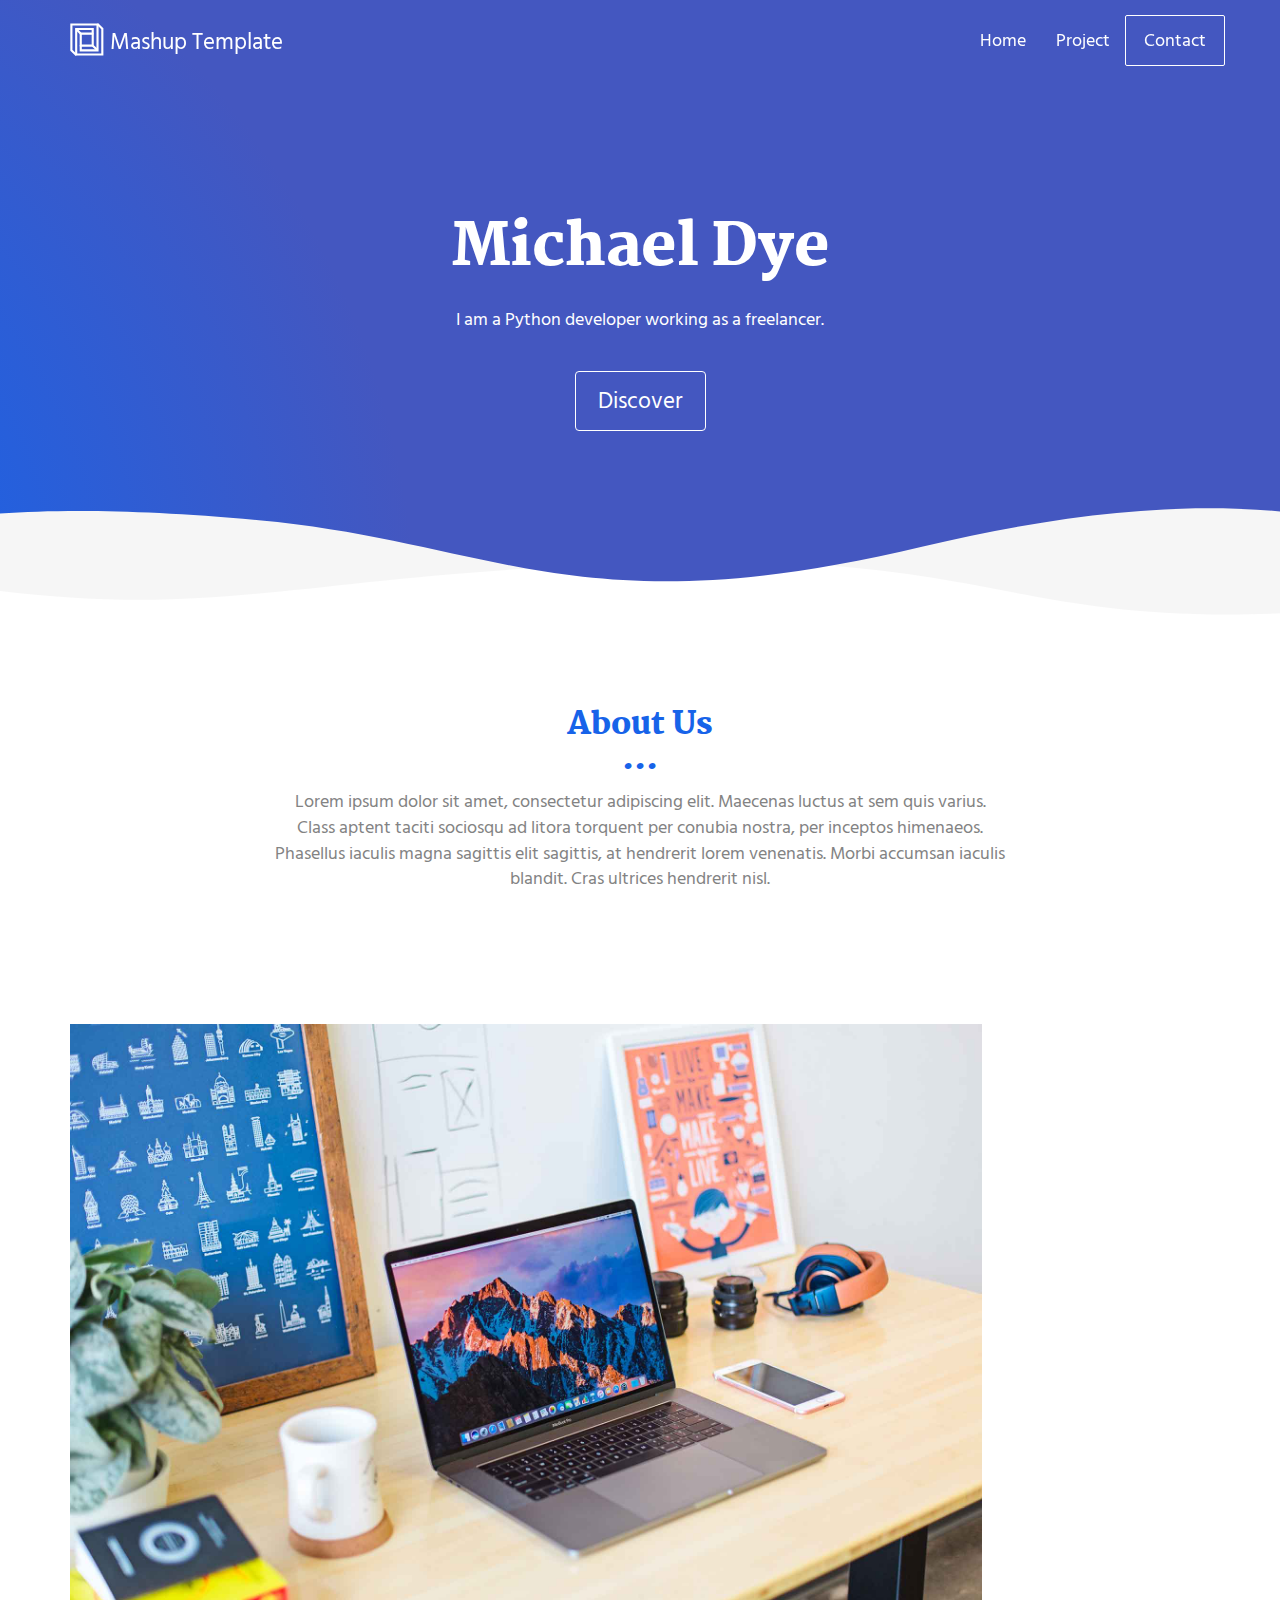
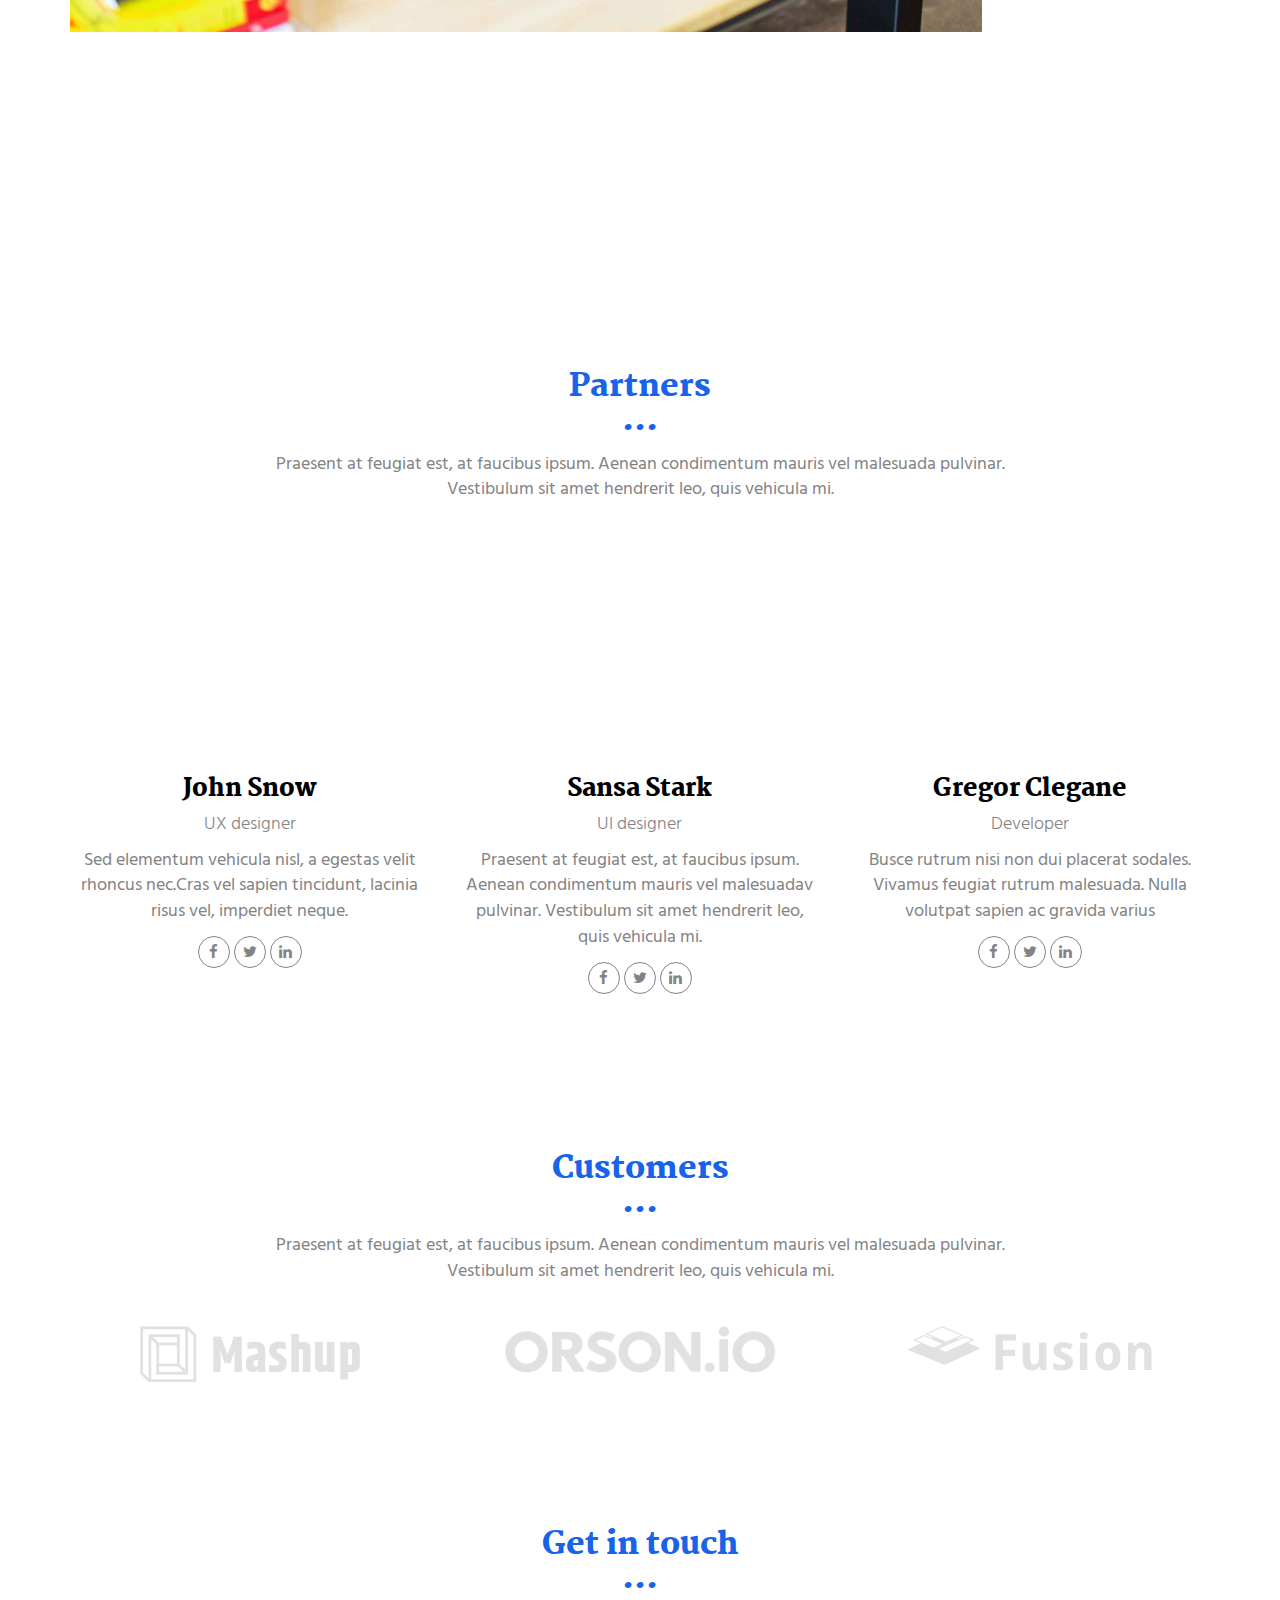
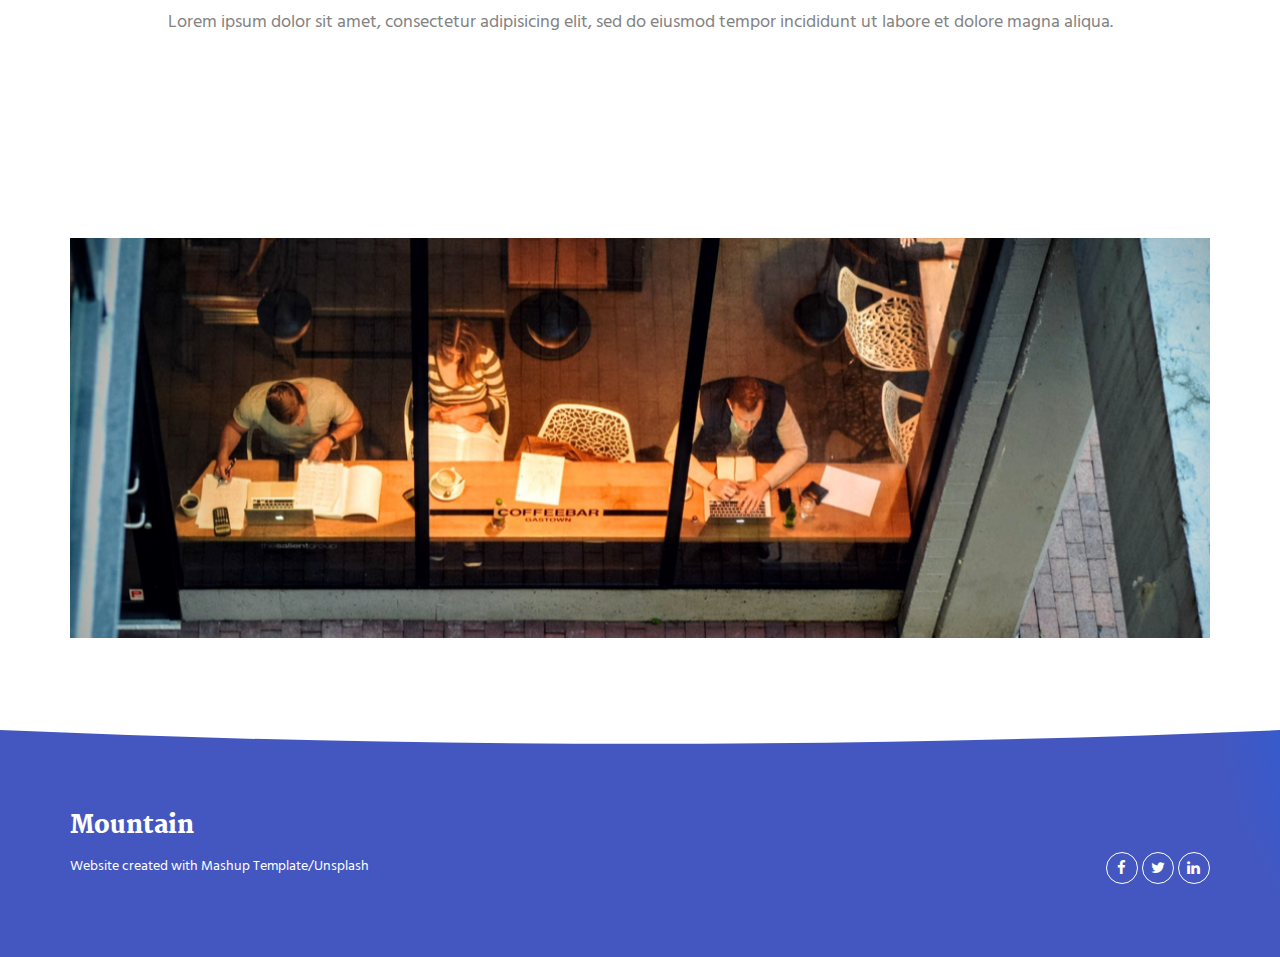
<file: templates/index.html>
<!DOCTYPE html>
<html lang="en">
  <head>
    <meta charset="UTF-8" />
    <meta content="IE=edge" http-equiv="X-UA-Compatible" />
    <meta content="width=device-width,initial-scale=1" name="viewport" />
    <meta content="description" name="description" />
    <meta name="google" content="notranslate" />
    <meta
      content="Mashup templates have been developped by Orson.io team"
      name="author"
    />

    <!-- Disable tap highlight on IE -->
    <meta name="msapplication-tap-highlight" content="no" />

    <link
      rel="apple-touch-icon"
      sizes="180x180"
      href="./assets/apple-icon-180x180.png"
    />
    <link href="/static/assets/favicon.ico" rel="icon" />

    <link href="" rel="stylesheet" />

    <title>Yeah boi!</title>

    <link href="/static/main.550dcf66.css" rel="stylesheet" />
  </head>

  <body>
    <!-- Add your content of header -->
    <header>
      <nav class="navbar navbar-default active">
        <div class="container">
          <div class="navbar-header">
            <button
              type="button"
              class="navbar-toggle collapsed"
              data-toggle="collapse"
              data-target="#navbar-collapse"
              aria-expanded="false"
            >
              <span class="sr-only">Toggle navigation</span>
              <span class="icon-bar"></span>
              <span class="icon-bar"></span>
              <span class="icon-bar"></span>
            </button>
            <a class="navbar-brand" href="/" title="">
              <img
                src="/static/assets/images/mashup-icon.svg"
                class="navbar-logo-img"
                alt=""
              />
              Mashup Template
            </a>
          </div>

          <div class="collapse navbar-collapse" id="navbar-collapse">
            <ul class="nav navbar-nav navbar-right">
              <li><a href="/" title="">Home</a></li>
              <li><a href="/project" title="">Project</a></li>
              <li>
                <p>
                  <a href="#contact" class="btn btn-default navbar-btn" title=""
                    >Contact</a
                  >
                </p>
              </li>
            </ul>
          </div>
        </div>
      </nav>
    </header>

    <!-- Add your site or app content here -->
    <div
      class="hero-full-container background-image-container white-text-container"
    >
      <div class="container">
        <div class="row">
          <div class="col-xs-12">
            <h1>Michael Dye</h1>
            <p>I am a Python developer working as a freelancer.</p>
            <br />
            <a href="/project" class="btn btn-default btn-lg" title=""
              >Discover</a
            >
          </div>
        </div>
      </div>
    </div>

    <div class="section-container">
      <div class="container">
        <div class="row">
          <div class="col-xs-12 col-md-8 col-md-offset-2">
            <div class="text-center">
              <h2>About Us</h2>
              <p>
                Lorem ipsum dolor sit amet, consectetur adipiscing elit.
                Maecenas luctus at sem quis varius.
                <br />
                Class aptent taciti sociosqu ad litora torquent per conubia
                nostra, per inceptos himenaeos. Phasellus iaculis magna sagittis
                elit sagittis, at hendrerit lorem venenatis. Morbi accumsan
                iaculis blandit. Cras ultrices hendrerit nisl.
              </p>
            </div>
          </div>
        </div>
      </div>
    </div>

    <div class="section-container">
      <div class="container">
        <div class="row">
          <div class="col-xs-12">
            <div
              id="carousel-example-generic"
              class="carousel carousel-fade slide"
              data-ride="carousel"
            >
              <div class="carousel-inner" role="listbox">
                <div class="item active">
                  <img
                    class="img-responsive"
                    src="/static/assets/images/img-06.jpg"
                    alt="First slide"
                  />
                  <div class="carousel-caption card-shadow reveal">
                    <h3>Moon</h3>
                    <a
                      class="left carousel-control"
                      href="#carousel-example-generic"
                      role="button"
                      data-slide="prev"
                    >
                      <i class="fa fa-chevron-left" aria-hidden="true"></i>
                      <span class="sr-only">Previous</span>
                    </a>
                    <a
                      class="right carousel-control"
                      href="#carousel-example-generic"
                      role="button"
                      data-slide="next"
                    >
                      <i class="fa fa-chevron-right" aria-hidden="true"></i>
                      <span class="sr-only">Next</span>
                    </a>
                    <p>
                      Sed id tellus in risus pre tium imperdiet eu lobortis
                      dolor. Sed pellentesque, urna ac viverra lacinia, erat
                      mauris venenatis purus, mollis egestas urna purus ac ex.
                      Aenean nunc sem, lobortis at elit non, lobortis laoreet
                      nibh. Maecenas at mi ipsum.
                    </p>

                    <p>
                      Quisque tempor, ligula pharetra luctus elementum, arcu
                      nisl suscipit ante, pharetra commodo dui est et enim. Sed
                      eu vestibulum elit. Donec ut libero non.
                    </p>
                    <a href="./project.html" class="btn btn-primary" title="">
                      Discover
                    </a>
                  </div>
                </div>
                <div class="item">
                  <img
                    class="img-responsive"
                    src="/static/assets/images/img-07.jpg"
                    alt="First slide"
                  />
                  <div class="carousel-caption card-shadow reveal">
                    <h3>Lbortis</h3>
                    <a
                      class="left carousel-control"
                      href="#carousel-example-generic"
                      role="button"
                      data-slide="prev"
                    >
                      <i class="fa fa-chevron-left" aria-hidden="true"></i>
                      <span class="sr-only">Previous</span>
                    </a>
                    <a
                      class="right carousel-control"
                      href="#carousel-example-generic"
                      role="button"
                      data-slide="next"
                    >
                      <i class="fa fa-chevron-right" aria-hidden="true"></i>
                      <span class="sr-only">Next</span>
                    </a>
                    <p>
                      Pre id tellus in risus pre tium imperdiet eu lobortis
                      dolor. Sed pellentesque, urna ac viverra lacinia, erat
                      mauris venenatis purus, mollis egestas urna purus ac ex.
                      Aenean nunc sem, lobortis at elit non, lobortis laoreet
                      nibh. Maecenas at mi ipsum.
                    </p>

                    <p>
                      Quisque tempor, ligula pharetra luctus elementum, arcu
                      nisl suscipit ante, pharetra commodo dui est et enim. Sed
                      eu vestibulum elit. Donec ut libero non.
                    </p>
                    <a href="./project.html" class="btn btn-primary" title="">
                      Discover
                    </a>
                  </div>
                </div>
              </div>
            </div>
          </div>
        </div>
      </div>
    </div>

    <div class="section-container">
      <div class="container text-center">
        <div class="row section-container-spacer">
          <div class="col-xs-12 col-md-12">
            <h2>Partners</h2>
            <p>
              Praesent at feugiat est, at faucibus ipsum. Aenean condimentum
              mauris vel malesuada pulvinar. <br />Vestibulum sit amet hendrerit
              leo, quis vehicula mi.
            </p>
          </div>
        </div>
        <div class="row">
          <div class="col-xs-12 col-md-4">
            <img
              src="/static/assets/images/profil-01.jpg"
              alt=""
              class="reveal img-responsive reveal-content image-center"
            />
            <h3>John Snow</h3>
            <h4>UX designer</h4>
            <p>
              Sed elementum vehicula nisl, a egestas velit rhoncus nec.Cras vel
              sapien tincidunt, lacinia risus vel, imperdiet neque.
            </p>
            <p>
              <a
                href="https://facebook.com/"
                class="social-round-icon fa-icon"
                title=""
              >
                <i class="fa fa-facebook" aria-hidden="true"></i>
              </a>
              <a
                href="https://twitter.com/"
                class="social-round-icon fa-icon"
                title=""
              >
                <i class="fa fa-twitter" aria-hidden="true"></i>
              </a>
              <a
                href="https://www.linkedin.com/"
                class="social-round-icon fa-icon"
                title=""
              >
                <i class="fa fa-linkedin" aria-hidden="true"></i>
              </a>
            </p>
          </div>

          <div class="col-xs-12 col-md-4">
            <img
              src="/static/assets/images/profil-02.jpg"
              alt=""
              class="reveal img-responsive reveal-content image-center"
            />
            <h3>Sansa Stark</h3>
            <h4>UI designer</h4>
            <p>
              Praesent at feugiat est, at faucibus ipsum. Aenean condimentum
              mauris vel malesuadav pulvinar. Vestibulum sit amet hendrerit leo,
              quis vehicula mi.
            </p>
            <p>
              <a
                href="https://facebook.com/"
                class="social-round-icon fa-icon"
                title=""
              >
                <i class="fa fa-facebook" aria-hidden="true"></i>
              </a>
              <a
                href="https://twitter.com/"
                class="social-round-icon fa-icon"
                title=""
              >
                <i class="fa fa-twitter" aria-hidden="true"></i>
              </a>
              <a
                href="https://www.linkedin.com/"
                class="social-round-icon fa-icon"
                title=""
              >
                <i class="fa fa-linkedin" aria-hidden="true"></i>
              </a>
            </p>
          </div>
          <div class="col-xs-12 col-md-4">
            <img
              src="/static/assets/images/profil-03.jpg"
              alt=""
              class="reveal img-responsive reveal-content image-center"
            />
            <h3>Gregor Clegane</h3>
            <h4>Developer</h4>
            <p>
              Busce rutrum nisi non dui placerat sodales. Vivamus feugiat rutrum
              malesuada. Nulla volutpat sapien ac gravida varius
            </p>
            <p>
              <a
                href="https://facebook.com/"
                class="social-round-icon fa-icon"
                title=""
              >
                <i class="fa fa-facebook" aria-hidden="true"></i>
              </a>
              <a
                href="https://twitter.com/"
                class="social-round-icon fa-icon"
                title=""
              >
                <i class="fa fa-twitter" aria-hidden="true"></i>
              </a>
              <a
                href="https://www.linkedin.com/"
                class="social-round-icon fa-icon"
                title=""
              >
                <i class="fa fa-linkedin" aria-hidden="true"></i>
              </a>
            </p>
          </div>
        </div>
      </div>
    </div>

    <div class="section-container">
      <div class="container text-center">
        <div class="row section-container-spacer">
          <div class="col-xs-12 col-md-12">
            <h2 class="text-center">Customers</h2>
            <p>
              Praesent at feugiat est, at faucibus ipsum. Aenean condimentum
              mauris vel malesuada pulvinar. <br />Vestibulum sit amet hendrerit
              leo, quis vehicula mi.
            </p>
          </div>
        </div>
        <div class="row">
          <div class="col-xs-12 col-md-4">
            <img
              src="/static/assets/images/logo-01.png"
              alt=""
              class="img-responsive reveal-content image-center"
            />
          </div>

          <div class="col-xs-12 col-md-4">
            <img
              src="/static/assets/images/logo-02.png"
              alt=""
              class="img-responsive reveal-content image-center"
            />
          </div>
          <div class="col-xs-12 col-md-4">
            <img
              src="/static/assets/images/logo-03.png"
              alt=""
              class="img-responsive reveal-content image-center"
            />
          </div>
        </div>
      </div>
    </div>

    <div id="contact" class="section-container contact-container">
      <div class="container">
        <div class="row">
          <div class="col-xs-12 col-md-12">
            <div class="section-container-spacer">
              <h2 class="text-center">Get in touch</h2>
              <p class="text-center">
                Lorem ipsum dolor sit amet, consectetur adipisicing elit, sed do
                eiusmod tempor incididunt ut labore et dolore magna aliqua.
              </p>
            </div>
            <div class="card-container">
              <div
                class="card card-shadow col-xs-10 col-xs-offset-1 col-md-8 col-md-offset-2 reveal"
              >
                <form method="POST" action="contact" class="reveal-content">
                  <div class="row">
                    <div class="col-md-7">
                      <div class="form-group">
                        <input
                          type="email"
                          class="form-control"
                          id="email"
                          placeholder="Email"
                          name="email"
                        />
                      </div>
                      <div class="form-group">
                        <input
                          type="text"
                          class="form-control"
                          id="subject"
                          placeholder="Subject"
                          name="subject"
                        />
                      </div>
                      <div class="form-group">
                        <textarea
                          class="form-control"
                          rows="3"
                          placeholder="Enter your message"
                          name="message"
                        ></textarea>
                      </div>
                      <button type="submit" class="btn btn-primary">
                        Send message
                      </button>
                    </div>
                    <div class="col-md-5">
                      <ul class="list-unstyled address-container">
                        <li>
                          <span class="fa-icon">
                            <i class="fa fa-phone" aria-hidden="true"></i>
                          </span>
                          + 33 9 07 45 12 65
                        </li>
                        <li>
                          <span class="fa-icon">
                            <i class="fa fa fa-map-o" aria-hidden="true"></i>
                          </span>
                          42 rue Moulbert 75016 Paris
                        </li>
                      </ul>
                    </div>
                  </div>
                </form>
              </div>
              <div
                class="card-image col-xs-12"
                style="
                  background-image: url('/static/assets/images/img-01.jpg');
                "
              ></div>
            </div>
          </div>
        </div>
      </div>
    </div>

    <script>
      document.addEventListener("DOMContentLoaded", function (event) {
        navbarFixedTopAnimation();
      });
    </script>

    <footer class="footer-container white-text-container">
      <div class="container">
        <div class="row">
          <div class="col-xs-12">
            <h3>Mountain</h3>

            <div class="row">
              <div class="col-xs-12 col-sm-7">
                <p>
                  <small
                    >Website created with
                    <a
                      href="http://www.mashup-template.com/"
                      title="Create website with free html template"
                      >Mashup Template</a
                    >/<a
                      href="https://www.unsplash.com/"
                      title="Beautiful Free Images"
                      >Unsplash</a
                    ></small
                  >
                </p>
              </div>
              <div class="col-xs-12 col-sm-5">
                <p class="text-right">
                  <a
                    href="https://facebook.com/"
                    class="social-round-icon white-round-icon fa-icon"
                    title=""
                  >
                    <i class="fa fa-facebook" aria-hidden="true"></i>
                  </a>
                  <a
                    href="https://twitter.com/"
                    class="social-round-icon white-round-icon fa-icon"
                    title=""
                  >
                    <i class="fa fa-twitter" aria-hidden="true"></i>
                  </a>
                  <a
                    href="https://www.linkedin.com/"
                    class="social-round-icon white-round-icon fa-icon"
                    title=""
                  >
                    <i class="fa fa-linkedin" aria-hidden="true"></i>
                  </a>
                </p>
              </div>
            </div>
          </div>
        </div>
      </div>
    </footer>

    <script>
      document.addEventListener("DOMContentLoaded", function (event) {
        navActivePage();
        scrollRevelation(".reveal");
      });
    </script>

    <!-- Google Analytics: change UA-XXXXX-X to be your site's ID 

<script>
  (function (i, s, o, g, r, a, m) {
    i['GoogleAnalyticsObject'] = r; i[r] = i[r] || function () {
      (i[r].q = i[r].q || []).push(arguments)
    }, i[r].l = 1 * new Date(); a = s.createElement(o),
      m = s.getElementsByTagName(o)[0]; a.async = 1; a.src = g; m.parentNode.insertBefore(a, m)
  })(window, document, 'script', '//www.google-analytics.com/analytics.js', 'ga');
  ga('create', 'UA-XXXXX-X', 'auto');
  ga('send', 'pageview');
</script>

-->
    <script type="text/javascript" src="/static/main.0cf8b554.js"></script>
  </body>
</html>
</file>
<file: static/main.550dcf66.css>
@import url(https://fonts.googleapis.com/css?family=Hind+Siliguri:300,600|Martel:400,900);@import url(https://maxcdn.bootstrapcdn.com/font-awesome/4.7.0/css/font-awesome.min.css);/*!
 * Bootstrap v3.3.7 (http://getbootstrap.com)
 * Copyright 2011-2016 Twitter, Inc.
 * Licensed under MIT (https://github.com/twbs/bootstrap/blob/master/LICENSE)
 */
/*! normalize.css v3.0.3 | MIT License | github.com/necolas/normalize.css */html{scroll-behavior:smooth;sans-serif;-ms-text-size-adjust:100%;-webkit-text-size-adjust:100%}body{margin:0}article,aside,details,figcaption,figure,footer,header,hgroup,main,menu,nav,section,summary{display:block}audio,canvas,progress,video{display:inline-block;vertical-align:baseline}audio:not([controls]){display:none;height:0}[hidden],template{display:none}a{background-color:transparent}a:active,a:hover{outline:0}abbr[title]{border-bottom:1px dotted}b,strong{font-weight:700}dfn{font-style:italic}h1{font-size:2em;margin:.67em 0}mark{background:#ff0;color:#000}small{font-size:80%}sub,sup{font-size:75%;line-height:0;position:relative;vertical-align:baseline}sup{top:-.5em}sub{bottom:-.25em}img{border:0}svg:not(:root){overflow:hidden}figure{margin:1em 40px}hr{box-sizing:content-box;height:0}pre{overflow:auto}code,kbd,pre,samp{font-family:monospace,monospace;font-size:1em}button,input,optgroup,select,textarea{color:inherit;font:inherit;margin:0}button{overflow:visible}button,select{text-transform:none}button,html input[type=button],input[type=reset],input[type=submit]{-webkit-appearance:button;cursor:pointer}button[disabled],html input[disabled]{cursor:default}button::-moz-focus-inner,input::-moz-focus-inner{border:0;padding:0}input{line-height:normal}input[type=checkbox],input[type=radio]{box-sizing:border-box;padding:0}input[type=number]::-webkit-inner-spin-button,input[type=number]::-webkit-outer-spin-button{height:auto}input[type=search]{-webkit-appearance:textfield;box-sizing:content-box}input[type=search]::-webkit-search-cancel-button,input[type=search]::-webkit-search-decoration{-webkit-appearance:none}fieldset{border:1px solid silver;margin:0 2px;padding:.35em .625em .75em}textarea{overflow:auto}optgroup{font-weight:700}table{border-collapse:collapse;border-spacing:0}td,th{padding:0}

/*! Source: https://github.com/h5bp/html5-boilerplate/blob/master/src/css/main.css */@media print{*,:after,:before{background:transparent!important;color:#000!important;box-shadow:none!important;text-shadow:none!important}a,a:visited{text-decoration:underline}a[href]:after{content:" (" attr(href) ")"}abbr[title]:after{content:" (" attr(title) ")"}a[href^="#"]:after,a[href^="javascript:"]:after{content:""}blockquote,pre{border:1px solid #999;page-break-inside:avoid}thead{display:table-header-group}img,tr{page-break-inside:avoid}img{max-width:100%!important}h2,h3,p{orphans:3;widows:3}h2,h3{page-break-after:avoid}.navbar{display:none}.btn>.caret,.dropup>.btn>.caret{border-top-color:#000!important}.label{border:1px solid #000}.table{border-collapse:collapse!important}.table td,.table th{background-color:#fff!important}.table-bordered td,.table-bordered th{border:1px solid #ddd!important}}*,:after,:before{-webkit-box-sizing:border-box;-moz-box-sizing:border-box;box-sizing:border-box}html{font-size:10px;-webkit-tap-highlight-color:transparent}body{font-family:Hind Siliguri,Helvetica,Arial,sans-serif;font-size:18px;line-height:1.42857;color:#838383;background-color:#fff}button,input,select,textarea{font-family:inherit;font-size:inherit;line-height:inherit}a{color:#1763e9;text-decoration:none}a:focus,a:hover{color:#1045a4;text-decoration:underline}a:focus{outline:5px auto -webkit-focus-ring-color;outline-offset:-2px}figure{margin:0}img{vertical-align:middle}.img-responsive{display:block;max-width:100%;height:auto}.img-rounded{border-radius:4px}.img-thumbnail{padding:4px;line-height:1.42857;background-color:#fff;border:1px solid #ddd;border-radius:2px;-webkit-transition:all .2s ease-in-out;-o-transition:all .2s ease-in-out;transition:all .2s ease-in-out;display:inline-block;max-width:100%;height:auto}.img-circle{border-radius:50%}hr{margin-top:25px;margin-bottom:25px;border:0;border-top:1px solid #eee}.sr-only{position:absolute;width:1px;height:1px;margin:-1px;padding:0;overflow:hidden;clip:rect(0,0,0,0);border:0}.sr-only-focusable:active,.sr-only-focusable:focus{position:static;width:auto;height:auto;margin:0;overflow:visible;clip:auto}[role=button]{cursor:pointer}.h1,.h2,.h3,.h4,.h5,.h6,h1,h2,h3,h4,h5,h6{font-family:Martel,Times New Roman,Times,serif;font-weight:900;line-height:1.1;color:#1763e9}.h1 .small,.h1 small,.h2 .small,.h2 small,.h3 .small,.h3 small,.h4 .small,.h4 small,.h5 .small,.h5 small,.h6 .small,.h6 small,h1 .small,h1 small,h2 .small,h2 small,h3 .small,h3 small,h4 .small,h4 small,h5 .small,h5 small,h6 .small,h6 small{font-weight:400;line-height:1;color:#777}.h1,.h2,.h3,h1,h2,h3{margin-top:25px;margin-bottom:12.5px}.h1 .small,.h1 small,.h2 .small,.h2 small,.h3 .small,.h3 small,h1 .small,h1 small,h2 .small,h2 small,h3 .small,h3 small{font-size:65%}.h4,.h5,.h6,h4,h5,h6{margin-top:12.5px;margin-bottom:12.5px}.h4 .small,.h4 small,.h5 .small,.h5 small,.h6 .small,.h6 small,h4 .small,h4 small,h5 .small,h5 small,h6 .small,h6 small{font-size:75%}.h1,h1{font-size:59px}.h2,h2{font-size:31px}.h3,h3{font-size:24px}.h4,.h5,h4,h5{font-size:18px}.h6,h6{font-size:16px}p{margin:0 0 12.5px}.lead{margin-bottom:25px;font-size:20px;font-weight:300;line-height:1.4}@media (min-width:768px){.lead{font-size:27px}}.small,small{font-size:77%}.mark,mark{background-color:#fcf8e3;padding:.2em}.text-left{text-align:left}.text-right{text-align:right}.text-center{text-align:center}.text-justify{text-align:justify}.text-nowrap{white-space:nowrap}.text-lowercase{text-transform:lowercase}.initialism,.text-uppercase{text-transform:uppercase}.text-capitalize{text-transform:capitalize}.text-muted{color:#777}.text-primary{color:#1763e9}a.text-primary:focus,a.text-primary:hover{color:#124fbb}.text-success{color:#fff}a.text-success:focus,a.text-success:hover{color:#e6e6e6}.text-info{color:#31708f}a.text-info:focus,a.text-info:hover{color:#245269}.text-warning{color:#8a6d3b}a.text-warning:focus,a.text-warning:hover{color:#66512c}.text-danger{color:#fff}a.text-danger:focus,a.text-danger:hover{color:#e6e6e6}.bg-primary{color:#fff;background-color:#1763e9}a.bg-primary:focus,a.bg-primary:hover{background-color:#124fbb}.bg-success{background-color:#08005f}a.bg-success:focus,a.bg-success:hover{background-color:#04002c}.bg-info{background-color:#d9edf7}a.bg-info:focus,a.bg-info:hover{background-color:#afd9ee}.bg-warning{background-color:#fcf8e3}a.bg-warning:focus,a.bg-warning:hover{background-color:#f7ecb5}.bg-danger{background-color:#ca044b}a.bg-danger:focus,a.bg-danger:hover{background-color:#980338}.page-header{padding-bottom:11.5px;margin:50px 0 25px;border-bottom:1px solid #eee}ol,ul{margin-top:0;margin-bottom:12.5px}ol ol,ol ul,ul ol,ul ul{margin-bottom:0}.list-inline,.list-unstyled{padding-left:0;list-style:none}.list-inline{margin-left:-5px}.list-inline>li{display:inline-block;padding-left:5px;padding-right:5px}dl{margin-top:0;margin-bottom:25px}dd,dt{line-height:1.42857}dt{font-weight:700}dd{margin-left:0}.dl-horizontal dd:after,.dl-horizontal dd:before{content:" ";display:table}.dl-horizontal dd:after{clear:both}@media (min-width:768px){.dl-horizontal dt{float:left;width:160px;clear:left;text-align:right;overflow:hidden;text-overflow:ellipsis;white-space:nowrap}.dl-horizontal dd{margin-left:180px}}abbr[data-original-title],abbr[title]{cursor:help;border-bottom:1px dotted #777}.initialism{font-size:90%}blockquote{padding:12.5px 25px;margin:0 0 25px;font-size:22.5px;border-left:5px solid #eee}blockquote ol:last-child,blockquote p:last-child,blockquote ul:last-child{margin-bottom:0}blockquote .small,blockquote footer,blockquote small{display:block;font-size:80%;line-height:1.42857;color:#777}blockquote .small:before,blockquote footer:before,blockquote small:before{content:"\2014   \A0"}.blockquote-reverse,blockquote.pull-right{padding-right:15px;padding-left:0;border-right:5px solid #eee;border-left:0;text-align:right}.blockquote-reverse .small:before,.blockquote-reverse footer:before,.blockquote-reverse small:before,blockquote.pull-right .small:before,blockquote.pull-right footer:before,blockquote.pull-right small:before{content:""}.blockquote-reverse .small:after,.blockquote-reverse footer:after,.blockquote-reverse small:after,blockquote.pull-right .small:after,blockquote.pull-right footer:after,blockquote.pull-right small:after{content:"\A0   \2014"}address{margin-bottom:25px;font-style:normal;line-height:1.42857}code,kbd,pre,samp{font-family:Menlo,Monaco,Consolas,Courier New,monospace}code{color:#c7254e;background-color:#f9f2f4}code,kbd{padding:2px 4px;font-size:90%;border-radius:2px}kbd{color:#fff;background-color:#333;box-shadow:inset 0 -1px 0 rgba(0,0,0,.25)}kbd kbd{padding:0;font-size:100%;font-weight:700;box-shadow:none}pre{display:block;padding:12px;margin:0 0 12.5px;font-size:17px;line-height:1.42857;word-break:break-all;word-wrap:break-word;color:#333;background-color:#f5f5f5;border:1px solid #ccc;border-radius:2px}pre code{padding:0;font-size:inherit;color:inherit;white-space:pre-wrap;background-color:transparent;border-radius:0}.pre-scrollable{max-height:340px;overflow-y:scroll}.container{margin-right:auto;margin-left:auto;padding-left:15px;padding-right:15px}.container:after,.container:before{content:" ";display:table}.container:after{clear:both}@media (min-width:768px){.container{width:750px}}@media (min-width:992px){.container{width:970px}}@media (min-width:1200px){.container{width:1170px}}.container-fluid{margin-right:auto;margin-left:auto;padding-left:15px;padding-right:15px}.container-fluid:after,.container-fluid:before{content:" ";display:table}.container-fluid:after{clear:both}.row{margin-left:-15px;margin-right:-15px}.row:after,.row:before{content:" ";display:table}.row:after{clear:both}.col-lg-1,.col-lg-2,.col-lg-3,.col-lg-4,.col-lg-5,.col-lg-6,.col-lg-7,.col-lg-8,.col-lg-9,.col-lg-10,.col-lg-11,.col-lg-12,.col-md-1,.col-md-2,.col-md-3,.col-md-4,.col-md-5,.col-md-6,.col-md-7,.col-md-8,.col-md-9,.col-md-10,.col-md-11,.col-md-12,.col-sm-1,.col-sm-2,.col-sm-3,.col-sm-4,.col-sm-5,.col-sm-6,.col-sm-7,.col-sm-8,.col-sm-9,.col-sm-10,.col-sm-11,.col-sm-12,.col-xs-1,.col-xs-2,.col-xs-3,.col-xs-4,.col-xs-5,.col-xs-6,.col-xs-7,.col-xs-8,.col-xs-9,.col-xs-10,.col-xs-11,.col-xs-12{position:relative;min-height:1px;padding-left:15px;padding-right:15px}.col-xs-1,.col-xs-2,.col-xs-3,.col-xs-4,.col-xs-5,.col-xs-6,.col-xs-7,.col-xs-8,.col-xs-9,.col-xs-10,.col-xs-11,.col-xs-12{float:left}.col-xs-1{width:8.33333%}.col-xs-2{width:16.66667%}.col-xs-3{width:25%}.col-xs-4{width:33.33333%}.col-xs-5{width:41.66667%}.col-xs-6{width:50%}.col-xs-7{width:58.33333%}.col-xs-8{width:66.66667%}.col-xs-9{width:75%}.col-xs-10{width:83.33333%}.col-xs-11{width:91.66667%}.col-xs-12{width:100%}.col-xs-pull-0{right:auto}.col-xs-pull-1{right:8.33333%}.col-xs-pull-2{right:16.66667%}.col-xs-pull-3{right:25%}.col-xs-pull-4{right:33.33333%}.col-xs-pull-5{right:41.66667%}.col-xs-pull-6{right:50%}.col-xs-pull-7{right:58.33333%}.col-xs-pull-8{right:66.66667%}.col-xs-pull-9{right:75%}.col-xs-pull-10{right:83.33333%}.col-xs-pull-11{right:91.66667%}.col-xs-pull-12{right:100%}.col-xs-push-0{left:auto}.col-xs-push-1{left:8.33333%}.col-xs-push-2{left:16.66667%}.col-xs-push-3{left:25%}.col-xs-push-4{left:33.33333%}.col-xs-push-5{left:41.66667%}.col-xs-push-6{left:50%}.col-xs-push-7{left:58.33333%}.col-xs-push-8{left:66.66667%}.col-xs-push-9{left:75%}.col-xs-push-10{left:83.33333%}.col-xs-push-11{left:91.66667%}.col-xs-push-12{left:100%}.col-xs-offset-0{margin-left:0}.col-xs-offset-1{margin-left:8.33333%}.col-xs-offset-2{margin-left:16.66667%}.col-xs-offset-3{margin-left:25%}.col-xs-offset-4{margin-left:33.33333%}.col-xs-offset-5{margin-left:41.66667%}.col-xs-offset-6{margin-left:50%}.col-xs-offset-7{margin-left:58.33333%}.col-xs-offset-8{margin-left:66.66667%}.col-xs-offset-9{margin-left:75%}.col-xs-offset-10{margin-left:83.33333%}.col-xs-offset-11{margin-left:91.66667%}.col-xs-offset-12{margin-left:100%}@media (min-width:768px){.col-sm-1,.col-sm-2,.col-sm-3,.col-sm-4,.col-sm-5,.col-sm-6,.col-sm-7,.col-sm-8,.col-sm-9,.col-sm-10,.col-sm-11,.col-sm-12{float:left}.col-sm-1{width:8.33333%}.col-sm-2{width:16.66667%}.col-sm-3{width:25%}.col-sm-4{width:33.33333%}.col-sm-5{width:41.66667%}.col-sm-6{width:50%}.col-sm-7{width:58.33333%}.col-sm-8{width:66.66667%}.col-sm-9{width:75%}.col-sm-10{width:83.33333%}.col-sm-11{width:91.66667%}.col-sm-12{width:100%}.col-sm-pull-0{right:auto}.col-sm-pull-1{right:8.33333%}.col-sm-pull-2{right:16.66667%}.col-sm-pull-3{right:25%}.col-sm-pull-4{right:33.33333%}.col-sm-pull-5{right:41.66667%}.col-sm-pull-6{right:50%}.col-sm-pull-7{right:58.33333%}.col-sm-pull-8{right:66.66667%}.col-sm-pull-9{right:75%}.col-sm-pull-10{right:83.33333%}.col-sm-pull-11{right:91.66667%}.col-sm-pull-12{right:100%}.col-sm-push-0{left:auto}.col-sm-push-1{left:8.33333%}.col-sm-push-2{left:16.66667%}.col-sm-push-3{left:25%}.col-sm-push-4{left:33.33333%}.col-sm-push-5{left:41.66667%}.col-sm-push-6{left:50%}.col-sm-push-7{left:58.33333%}.col-sm-push-8{left:66.66667%}.col-sm-push-9{left:75%}.col-sm-push-10{left:83.33333%}.col-sm-push-11{left:91.66667%}.col-sm-push-12{left:100%}.col-sm-offset-0{margin-left:0}.col-sm-offset-1{margin-left:8.33333%}.col-sm-offset-2{margin-left:16.66667%}.col-sm-offset-3{margin-left:25%}.col-sm-offset-4{margin-left:33.33333%}.col-sm-offset-5{margin-left:41.66667%}.col-sm-offset-6{margin-left:50%}.col-sm-offset-7{margin-left:58.33333%}.col-sm-offset-8{margin-left:66.66667%}.col-sm-offset-9{margin-left:75%}.col-sm-offset-10{margin-left:83.33333%}.col-sm-offset-11{margin-left:91.66667%}.col-sm-offset-12{margin-left:100%}}@media (min-width:992px){.col-md-1,.col-md-2,.col-md-3,.col-md-4,.col-md-5,.col-md-6,.col-md-7,.col-md-8,.col-md-9,.col-md-10,.col-md-11,.col-md-12{float:left}.col-md-1{width:8.33333%}.col-md-2{width:16.66667%}.col-md-3{width:25%}.col-md-4{width:33.33333%}.col-md-5{width:41.66667%}.col-md-6{width:50%}.col-md-7{width:58.33333%}.col-md-8{width:66.66667%}.col-md-9{width:75%}.col-md-10{width:83.33333%}.col-md-11{width:91.66667%}.col-md-12{width:100%}.col-md-pull-0{right:auto}.col-md-pull-1{right:8.33333%}.col-md-pull-2{right:16.66667%}.col-md-pull-3{right:25%}.col-md-pull-4{right:33.33333%}.col-md-pull-5{right:41.66667%}.col-md-pull-6{right:50%}.col-md-pull-7{right:58.33333%}.col-md-pull-8{right:66.66667%}.col-md-pull-9{right:75%}.col-md-pull-10{right:83.33333%}.col-md-pull-11{right:91.66667%}.col-md-pull-12{right:100%}.col-md-push-0{left:auto}.col-md-push-1{left:8.33333%}.col-md-push-2{left:16.66667%}.col-md-push-3{left:25%}.col-md-push-4{left:33.33333%}.col-md-push-5{left:41.66667%}.col-md-push-6{left:50%}.col-md-push-7{left:58.33333%}.col-md-push-8{left:66.66667%}.col-md-push-9{left:75%}.col-md-push-10{left:83.33333%}.col-md-push-11{left:91.66667%}.col-md-push-12{left:100%}.col-md-offset-0{margin-left:0}.col-md-offset-1{margin-left:8.33333%}.col-md-offset-2{margin-left:16.66667%}.col-md-offset-3{margin-left:25%}.col-md-offset-4{margin-left:33.33333%}.col-md-offset-5{margin-left:41.66667%}.col-md-offset-6{margin-left:50%}.col-md-offset-7{margin-left:58.33333%}.col-md-offset-8{margin-left:66.66667%}.col-md-offset-9{margin-left:75%}.col-md-offset-10{margin-left:83.33333%}.col-md-offset-11{margin-left:91.66667%}.col-md-offset-12{margin-left:100%}}@media (min-width:1200px){.col-lg-1,.col-lg-2,.col-lg-3,.col-lg-4,.col-lg-5,.col-lg-6,.col-lg-7,.col-lg-8,.col-lg-9,.col-lg-10,.col-lg-11,.col-lg-12{float:left}.col-lg-1{width:8.33333%}.col-lg-2{width:16.66667%}.col-lg-3{width:25%}.col-lg-4{width:33.33333%}.col-lg-5{width:41.66667%}.col-lg-6{width:50%}.col-lg-7{width:58.33333%}.col-lg-8{width:66.66667%}.col-lg-9{width:75%}.col-lg-10{width:83.33333%}.col-lg-11{width:91.66667%}.col-lg-12{width:100%}.col-lg-pull-0{right:auto}.col-lg-pull-1{right:8.33333%}.col-lg-pull-2{right:16.66667%}.col-lg-pull-3{right:25%}.col-lg-pull-4{right:33.33333%}.col-lg-pull-5{right:41.66667%}.col-lg-pull-6{right:50%}.col-lg-pull-7{right:58.33333%}.col-lg-pull-8{right:66.66667%}.col-lg-pull-9{right:75%}.col-lg-pull-10{right:83.33333%}.col-lg-pull-11{right:91.66667%}.col-lg-pull-12{right:100%}.col-lg-push-0{left:auto}.col-lg-push-1{left:8.33333%}.col-lg-push-2{left:16.66667%}.col-lg-push-3{left:25%}.col-lg-push-4{left:33.33333%}.col-lg-push-5{left:41.66667%}.col-lg-push-6{left:50%}.col-lg-push-7{left:58.33333%}.col-lg-push-8{left:66.66667%}.col-lg-push-9{left:75%}.col-lg-push-10{left:83.33333%}.col-lg-push-11{left:91.66667%}.col-lg-push-12{left:100%}.col-lg-offset-0{margin-left:0}.col-lg-offset-1{margin-left:8.33333%}.col-lg-offset-2{margin-left:16.66667%}.col-lg-offset-3{margin-left:25%}.col-lg-offset-4{margin-left:33.33333%}.col-lg-offset-5{margin-left:41.66667%}.col-lg-offset-6{margin-left:50%}.col-lg-offset-7{margin-left:58.33333%}.col-lg-offset-8{margin-left:66.66667%}.col-lg-offset-9{margin-left:75%}.col-lg-offset-10{margin-left:83.33333%}.col-lg-offset-11{margin-left:91.66667%}.col-lg-offset-12{margin-left:100%}}table{background-color:transparent}caption{padding-top:8px;padding-bottom:8px;color:#777}caption,th{text-align:left}.table{width:100%;max-width:100%;margin-bottom:25px}.table>tbody>tr>td,.table>tbody>tr>th,.table>tfoot>tr>td,.table>tfoot>tr>th,.table>thead>tr>td,.table>thead>tr>th{padding:8px;line-height:1.42857;vertical-align:top;border-top:1px solid #ddd}.table>thead>tr>th{vertical-align:bottom;border-bottom:2px solid #ddd}.table>caption+thead>tr:first-child>td,.table>caption+thead>tr:first-child>th,.table>colgroup+thead>tr:first-child>td,.table>colgroup+thead>tr:first-child>th,.table>thead:first-child>tr:first-child>td,.table>thead:first-child>tr:first-child>th{border-top:0}.table>tbody+tbody{border-top:2px solid #ddd}.table .table{background-color:#fff}.table-condensed>tbody>tr>td,.table-condensed>tbody>tr>th,.table-condensed>tfoot>tr>td,.table-condensed>tfoot>tr>th,.table-condensed>thead>tr>td,.table-condensed>thead>tr>th{padding:5px}.table-bordered,.table-bordered>tbody>tr>td,.table-bordered>tbody>tr>th,.table-bordered>tfoot>tr>td,.table-bordered>tfoot>tr>th,.table-bordered>thead>tr>td,.table-bordered>thead>tr>th{border:1px solid #ddd}.table-bordered>thead>tr>td,.table-bordered>thead>tr>th{border-bottom-width:2px}.table-striped>tbody>tr:nth-of-type(odd){background-color:#f9f9f9}.table-hover>tbody>tr:hover{background-color:#f5f5f5}table col[class*=col-]{position:static;float:none;display:table-column}table td[class*=col-],table th[class*=col-]{position:static;float:none;display:table-cell}.table>tbody>tr.active>td,.table>tbody>tr.active>th,.table>tbody>tr>td.active,.table>tbody>tr>th.active,.table>tfoot>tr.active>td,.table>tfoot>tr.active>th,.table>tfoot>tr>td.active,.table>tfoot>tr>th.active,.table>thead>tr.active>td,.table>thead>tr.active>th,.table>thead>tr>td.active,.table>thead>tr>th.active{background-color:#f5f5f5}.table-hover>tbody>tr.active:hover>td,.table-hover>tbody>tr.active:hover>th,.table-hover>tbody>tr:hover>.active,.table-hover>tbody>tr>td.active:hover,.table-hover>tbody>tr>th.active:hover{background-color:#e8e8e8}.table>tbody>tr.success>td,.table>tbody>tr.success>th,.table>tbody>tr>td.success,.table>tbody>tr>th.success,.table>tfoot>tr.success>td,.table>tfoot>tr.success>th,.table>tfoot>tr>td.success,.table>tfoot>tr>th.success,.table>thead>tr.success>td,.table>thead>tr.success>th,.table>thead>tr>td.success,.table>thead>tr>th.success{background-color:#08005f}.table-hover>tbody>tr.success:hover>td,.table-hover>tbody>tr.success:hover>th,.table-hover>tbody>tr:hover>.success,.table-hover>tbody>tr>td.success:hover,.table-hover>tbody>tr>th.success:hover{background-color:#060046}.table>tbody>tr.info>td,.table>tbody>tr.info>th,.table>tbody>tr>td.info,.table>tbody>tr>th.info,.table>tfoot>tr.info>td,.table>tfoot>tr.info>th,.table>tfoot>tr>td.info,.table>tfoot>tr>th.info,.table>thead>tr.info>td,.table>thead>tr.info>th,.table>thead>tr>td.info,.table>thead>tr>th.info{background-color:#d9edf7}.table-hover>tbody>tr.info:hover>td,.table-hover>tbody>tr.info:hover>th,.table-hover>tbody>tr:hover>.info,.table-hover>tbody>tr>td.info:hover,.table-hover>tbody>tr>th.info:hover{background-color:#c4e3f3}.table>tbody>tr.warning>td,.table>tbody>tr.warning>th,.table>tbody>tr>td.warning,.table>tbody>tr>th.warning,.table>tfoot>tr.warning>td,.table>tfoot>tr.warning>th,.table>tfoot>tr>td.warning,.table>tfoot>tr>th.warning,.table>thead>tr.warning>td,.table>thead>tr.warning>th,.table>thead>tr>td.warning,.table>thead>tr>th.warning{background-color:#fcf8e3}.table-hover>tbody>tr.warning:hover>td,.table-hover>tbody>tr.warning:hover>th,.table-hover>tbody>tr:hover>.warning,.table-hover>tbody>tr>td.warning:hover,.table-hover>tbody>tr>th.warning:hover{background-color:#faf2cc}.table>tbody>tr.danger>td,.table>tbody>tr.danger>th,.table>tbody>tr>td.danger,.table>tbody>tr>th.danger,.table>tfoot>tr.danger>td,.table>tfoot>tr.danger>th,.table>tfoot>tr>td.danger,.table>tfoot>tr>th.danger,.table>thead>tr.danger>td,.table>thead>tr.danger>th,.table>thead>tr>td.danger,.table>thead>tr>th.danger{background-color:#ca044b}.table-hover>tbody>tr.danger:hover>td,.table-hover>tbody>tr.danger:hover>th,.table-hover>tbody>tr:hover>.danger,.table-hover>tbody>tr>td.danger:hover,.table-hover>tbody>tr>th.danger:hover{background-color:#b10442}.table-responsive{overflow-x:auto;min-height:.01%}@media screen and (max-width:767px){.table-responsive{width:100%;margin-bottom:18.75px;overflow-y:hidden;-ms-overflow-style:-ms-autohiding-scrollbar;border:1px solid #ddd}.table-responsive>.table{margin-bottom:0}.table-responsive>.table>tbody>tr>td,.table-responsive>.table>tbody>tr>th,.table-responsive>.table>tfoot>tr>td,.table-responsive>.table>tfoot>tr>th,.table-responsive>.table>thead>tr>td,.table-responsive>.table>thead>tr>th{white-space:nowrap}.table-responsive>.table-bordered{border:0}.table-responsive>.table-bordered>tbody>tr>td:first-child,.table-responsive>.table-bordered>tbody>tr>th:first-child,.table-responsive>.table-bordered>tfoot>tr>td:first-child,.table-responsive>.table-bordered>tfoot>tr>th:first-child,.table-responsive>.table-bordered>thead>tr>td:first-child,.table-responsive>.table-bordered>thead>tr>th:first-child{border-left:0}.table-responsive>.table-bordered>tbody>tr>td:last-child,.table-responsive>.table-bordered>tbody>tr>th:last-child,.table-responsive>.table-bordered>tfoot>tr>td:last-child,.table-responsive>.table-bordered>tfoot>tr>th:last-child,.table-responsive>.table-bordered>thead>tr>td:last-child,.table-responsive>.table-bordered>thead>tr>th:last-child{border-right:0}.table-responsive>.table-bordered>tbody>tr:last-child>td,.table-responsive>.table-bordered>tbody>tr:last-child>th,.table-responsive>.table-bordered>tfoot>tr:last-child>td,.table-responsive>.table-bordered>tfoot>tr:last-child>th{border-bottom:0}}fieldset{margin:0;min-width:0}fieldset,legend{padding:0;border:0}legend{display:block;width:100%;margin-bottom:25px;font-size:27px;line-height:inherit;color:#333;border-bottom:1px solid #e5e5e5}label{display:inline-block;max-width:100%;margin-bottom:5px;font-weight:700}input[type=search]{-webkit-box-sizing:border-box;-moz-box-sizing:border-box;box-sizing:border-box}input[type=checkbox],input[type=radio]{margin:4px 0 0;margin-top:1px\9;line-height:normal}input[type=file]{display:block}input[type=range]{display:block;width:100%}select[multiple],select[size]{height:auto}input[type=checkbox]:focus,input[type=file]:focus,input[type=radio]:focus{outline:5px auto -webkit-focus-ring-color;outline-offset:-2px}output{padding-top:13px}.form-control,output{display:block;font-size:18px;line-height:1.42857;color:#555}.form-control{width:100%;height:51px;padding:12px 18px;background-color:#fff;background-image:none;border:1px solid #ddd;border-radius:2px;-webkit-box-shadow:inset 0 1px 1px rgba(0,0,0,.075);box-shadow:inset 0 1px 1px rgba(0,0,0,.075);-webkit-transition:border-color .15s ease-in-out,box-shadow .15s ease-in-out;-o-transition:border-color ease-in-out .15s,box-shadow ease-in-out .15s;transition:border-color .15s ease-in-out,box-shadow .15s ease-in-out}.form-control:focus{border-color:#66afe9;-webkit-box-shadow:inset 0 1px 1px rgba(0,0,0,.075),0 0 8px rgba(102,175,233,.6);box-shadow:inset 0 1px 1px rgba(0,0,0,.075),0 0 8px rgba(102,175,233,.6)}.form-control::-moz-placeholder{color:#999;opacity:1}.form-control:-ms-input-placeholder{color:#999}.form-control::-webkit-input-placeholder{color:#999}.form-control::-ms-expand{border:0;background-color:transparent}.form-control[disabled],.form-control[readonly],fieldset[disabled] .form-control{background-color:#eee;opacity:1}.form-control[disabled],fieldset[disabled] .form-control{cursor:not-allowed}textarea.form-control{height:auto}input[type=search]{-webkit-appearance:none}@media screen and (-webkit-min-device-pixel-ratio:0){input[type=date].form-control,input[type=datetime-local].form-control,input[type=month].form-control,input[type=time].form-control{line-height:51px}.input-group-sm>.input-group-btn>input[type=date].btn,.input-group-sm>.input-group-btn>input[type=datetime-local].btn,.input-group-sm>.input-group-btn>input[type=month].btn,.input-group-sm>.input-group-btn>input[type=time].btn,.input-group-sm>input[type=date].form-control,.input-group-sm>input[type=date].input-group-addon,.input-group-sm>input[type=datetime-local].form-control,.input-group-sm>input[type=datetime-local].input-group-addon,.input-group-sm>input[type=month].form-control,.input-group-sm>input[type=month].input-group-addon,.input-group-sm>input[type=time].form-control,.input-group-sm>input[type=time].input-group-addon,.input-group-sm input[type=date],.input-group-sm input[type=datetime-local],.input-group-sm input[type=month],.input-group-sm input[type=time],input[type=date].input-sm,input[type=datetime-local].input-sm,input[type=month].input-sm,input[type=time].input-sm{line-height:37px}.input-group-lg>.input-group-btn>input[type=date].btn,.input-group-lg>.input-group-btn>input[type=datetime-local].btn,.input-group-lg>.input-group-btn>input[type=month].btn,.input-group-lg>.input-group-btn>input[type=time].btn,.input-group-lg>input[type=date].form-control,.input-group-lg>input[type=date].input-group-addon,.input-group-lg>input[type=datetime-local].form-control,.input-group-lg>input[type=datetime-local].input-group-addon,.input-group-lg>input[type=month].form-control,.input-group-lg>input[type=month].input-group-addon,.input-group-lg>input[type=time].form-control,.input-group-lg>input[type=time].input-group-addon,.input-group-lg input[type=date],.input-group-lg input[type=datetime-local],.input-group-lg input[type=month],.input-group-lg input[type=time],input[type=date].input-lg,input[type=datetime-local].input-lg,input[type=month].input-lg,input[type=time].input-lg{line-height:61px}}.form-group{margin-bottom:15px}.checkbox,.radio{position:relative;display:block;margin-top:10px;margin-bottom:10px}.checkbox label,.radio label{min-height:25px;padding-left:20px;margin-bottom:0;font-weight:400;cursor:pointer}.checkbox-inline input[type=checkbox],.checkbox input[type=checkbox],.radio-inline input[type=radio],.radio input[type=radio]{position:absolute;margin-left:-20px;margin-top:4px\9}.checkbox+.checkbox,.radio+.radio{margin-top:-5px}.checkbox-inline,.radio-inline{position:relative;display:inline-block;padding-left:20px;margin-bottom:0;vertical-align:middle;font-weight:400;cursor:pointer}.checkbox-inline+.checkbox-inline,.radio-inline+.radio-inline{margin-top:0;margin-left:10px}.checkbox-inline.disabled,.checkbox.disabled label,.radio-inline.disabled,.radio.disabled label,fieldset[disabled] .checkbox-inline,fieldset[disabled] .checkbox label,fieldset[disabled] .radio-inline,fieldset[disabled] .radio label,fieldset[disabled] input[type=checkbox],fieldset[disabled] input[type=radio],input[type=checkbox].disabled,input[type=checkbox][disabled],input[type=radio].disabled,input[type=radio][disabled]{cursor:not-allowed}.form-control-static{padding-top:13px;padding-bottom:13px;margin-bottom:0;min-height:43px}.form-control-static.input-lg,.form-control-static.input-sm,.input-group-lg>.form-control-static.form-control,.input-group-lg>.form-control-static.input-group-addon,.input-group-lg>.input-group-btn>.form-control-static.btn,.input-group-sm>.form-control-static.form-control,.input-group-sm>.form-control-static.input-group-addon,.input-group-sm>.input-group-btn>.form-control-static.btn{padding-left:0;padding-right:0}.input-group-sm>.form-control,.input-group-sm>.input-group-addon,.input-group-sm>.input-group-btn>.btn,.input-sm{height:37px;padding:7px 10px;font-size:14px;line-height:1.5;border-radius:2px}.input-group-sm>.input-group-btn>select.btn,.input-group-sm>select.form-control,.input-group-sm>select.input-group-addon,select.input-sm{height:37px;line-height:37px}.input-group-sm>.input-group-btn>select[multiple].btn,.input-group-sm>.input-group-btn>textarea.btn,.input-group-sm>select[multiple].form-control,.input-group-sm>select[multiple].input-group-addon,.input-group-sm>textarea.form-control,.input-group-sm>textarea.input-group-addon,select[multiple].input-sm,textarea.input-sm{height:auto}.form-group-sm .form-control{height:37px;padding:7px 10px;font-size:14px;line-height:1.5;border-radius:2px}.form-group-sm select.form-control{height:37px;line-height:37px}.form-group-sm select[multiple].form-control,.form-group-sm textarea.form-control{height:auto}.form-group-sm .form-control-static{height:37px;min-height:39px;padding:8px 10px;font-size:14px;line-height:1.5}.input-group-lg>.form-control,.input-group-lg>.input-group-addon,.input-group-lg>.input-group-btn>.btn,.input-lg{height:61px;padding:14px 22px;font-size:23px;line-height:1.33333;border-radius:4px}.input-group-lg>.input-group-btn>select.btn,.input-group-lg>select.form-control,.input-group-lg>select.input-group-addon,select.input-lg{height:61px;line-height:61px}.input-group-lg>.input-group-btn>select[multiple].btn,.input-group-lg>.input-group-btn>textarea.btn,.input-group-lg>select[multiple].form-control,.input-group-lg>select[multiple].input-group-addon,.input-group-lg>textarea.form-control,.input-group-lg>textarea.input-group-addon,select[multiple].input-lg,textarea.input-lg{height:auto}.form-group-lg .form-control{height:61px;padding:14px 22px;font-size:23px;line-height:1.33333;border-radius:4px}.form-group-lg select.form-control{height:61px;line-height:61px}.form-group-lg select[multiple].form-control,.form-group-lg textarea.form-control{height:auto}.form-group-lg .form-control-static{height:61px;min-height:48px;padding:15px 22px;font-size:23px;line-height:1.33333}.has-feedback{position:relative}.has-feedback .form-control{padding-right:63.75px}.form-control-feedback{position:absolute;top:0;right:0;z-index:2;display:block;width:51px;height:51px;line-height:51px;text-align:center;pointer-events:none}.form-group-lg .form-control+.form-control-feedback,.input-group-lg+.form-control-feedback,.input-group-lg>.form-control+.form-control-feedback,.input-group-lg>.input-group-addon+.form-control-feedback,.input-group-lg>.input-group-btn>.btn+.form-control-feedback,.input-lg+.form-control-feedback{width:61px;height:61px;line-height:61px}.form-group-sm .form-control+.form-control-feedback,.input-group-sm+.form-control-feedback,.input-group-sm>.form-control+.form-control-feedback,.input-group-sm>.input-group-addon+.form-control-feedback,.input-group-sm>.input-group-btn>.btn+.form-control-feedback,.input-sm+.form-control-feedback{width:37px;height:37px;line-height:37px}.has-success .checkbox,.has-success .checkbox-inline,.has-success.checkbox-inline label,.has-success.checkbox label,.has-success .control-label,.has-success .help-block,.has-success .radio,.has-success .radio-inline,.has-success.radio-inline label,.has-success.radio label{color:#fff}.has-success .form-control{border-color:#fff;-webkit-box-shadow:inset 0 1px 1px rgba(0,0,0,.075);box-shadow:inset 0 1px 1px rgba(0,0,0,.075)}.has-success .form-control:focus{border-color:#e6e6e6;-webkit-box-shadow:inset 0 1px 1px rgba(0,0,0,.075),0 0 6px #fff;box-shadow:inset 0 1px 1px rgba(0,0,0,.075),0 0 6px #fff}.has-success .input-group-addon{color:#fff;border-color:#fff;background-color:#08005f}.has-success .form-control-feedback{color:#fff}.has-warning .checkbox,.has-warning .checkbox-inline,.has-warning.checkbox-inline label,.has-warning.checkbox label,.has-warning .control-label,.has-warning .help-block,.has-warning .radio,.has-warning .radio-inline,.has-warning.radio-inline label,.has-warning.radio label{color:#8a6d3b}.has-warning .form-control{border-color:#8a6d3b;-webkit-box-shadow:inset 0 1px 1px rgba(0,0,0,.075);box-shadow:inset 0 1px 1px rgba(0,0,0,.075)}.has-warning .form-control:focus{border-color:#66512c;-webkit-box-shadow:inset 0 1px 1px rgba(0,0,0,.075),0 0 6px #c0a16b;box-shadow:inset 0 1px 1px rgba(0,0,0,.075),0 0 6px #c0a16b}.has-warning .input-group-addon{color:#8a6d3b;border-color:#8a6d3b;background-color:#fcf8e3}.has-warning .form-control-feedback{color:#8a6d3b}.has-error .checkbox,.has-error .checkbox-inline,.has-error.checkbox-inline label,.has-error.checkbox label,.has-error .control-label,.has-error .help-block,.has-error .radio,.has-error .radio-inline,.has-error.radio-inline label,.has-error.radio label{color:#fff}.has-error .form-control{border-color:#fff;-webkit-box-shadow:inset 0 1px 1px rgba(0,0,0,.075);box-shadow:inset 0 1px 1px rgba(0,0,0,.075)}.has-error .form-control:focus{border-color:#e6e6e6;-webkit-box-shadow:inset 0 1px 1px rgba(0,0,0,.075),0 0 6px #fff;box-shadow:inset 0 1px 1px rgba(0,0,0,.075),0 0 6px #fff}.has-error .input-group-addon{color:#fff;border-color:#fff;background-color:#ca044b}.has-error .form-control-feedback{color:#fff}.has-feedback label~.form-control-feedback{top:30px}.has-feedback label.sr-only~.form-control-feedback{top:0}.help-block{display:block;margin-top:5px;margin-bottom:10px;color:#c3c3c3}@media (min-width:768px){.form-inline .form-group{display:inline-block;margin-bottom:0;vertical-align:middle}.form-inline .form-control{display:inline-block;width:auto;vertical-align:middle}.form-inline .form-control-static{display:inline-block}.form-inline .input-group{display:inline-table;vertical-align:middle}.form-inline .input-group .form-control,.form-inline .input-group .input-group-addon,.form-inline .input-group .input-group-btn{width:auto}.form-inline .input-group>.form-control{width:100%}.form-inline .control-label{margin-bottom:0;vertical-align:middle}.form-inline .checkbox,.form-inline .radio{display:inline-block;margin-top:0;margin-bottom:0;vertical-align:middle}.form-inline .checkbox label,.form-inline .radio label{padding-left:0}.form-inline .checkbox input[type=checkbox],.form-inline .radio input[type=radio]{position:relative;margin-left:0}.form-inline .has-feedback .form-control-feedback{top:0}}.form-horizontal .checkbox,.form-horizontal .checkbox-inline,.form-horizontal .radio,.form-horizontal .radio-inline{margin-top:0;margin-bottom:0;padding-top:13px}.form-horizontal .checkbox,.form-horizontal .radio{min-height:38px}.form-horizontal .form-group{margin-left:-15px;margin-right:-15px}.form-horizontal .form-group:after,.form-horizontal .form-group:before{content:" ";display:table}.form-horizontal .form-group:after{clear:both}@media (min-width:768px){.form-horizontal .control-label{text-align:right;margin-bottom:0;padding-top:13px}}.form-horizontal .has-feedback .form-control-feedback{right:15px}@media (min-width:768px){.form-horizontal .form-group-lg .control-label{padding-top:15px;font-size:23px}}@media (min-width:768px){.form-horizontal .form-group-sm .control-label{padding-top:8px;font-size:14px}}.btn{display:inline-block;margin-bottom:0;font-weight:400;text-align:center;vertical-align:middle;touch-action:manipulation;cursor:pointer;background-image:none;border:1px solid transparent;white-space:nowrap;padding:12px 18px;font-size:18px;line-height:1.42857;border-radius:2px;-webkit-user-select:none;-moz-user-select:none;-ms-user-select:none;user-select:none}.btn.active.focus,.btn.active:focus,.btn.focus,.btn:active.focus,.btn:active:focus,.btn:focus{outline:5px auto -webkit-focus-ring-color;outline-offset:-2px}.btn.focus,.btn:focus,.btn:hover{color:#fff;text-decoration:none}.btn.active,.btn:active{outline:0;background-image:none;-webkit-box-shadow:inset 0 3px 5px rgba(0,0,0,.125);box-shadow:inset 0 3px 5px rgba(0,0,0,.125)}.btn.disabled,.btn[disabled],fieldset[disabled] .btn{cursor:not-allowed;opacity:.65;filter:alpha(opacity=65);-webkit-box-shadow:none;box-shadow:none}a.btn.disabled,fieldset[disabled] a.btn{pointer-events:none}.btn-default{color:#fff;background-color:transparent;border-color:#fff}.btn-default.focus,.btn-default:focus{color:#fff;background-color:transparent;border-color:#bfbfbf}.btn-default.active,.btn-default:active,.btn-default:hover,.open>.btn-default.dropdown-toggle{color:#fff;background-color:transparent;border-color:#e0e0e0}.btn-default.active.focus,.btn-default.active:focus,.btn-default.active:hover,.btn-default:active.focus,.btn-default:active:focus,.btn-default:active:hover,.open>.btn-default.dropdown-toggle.focus,.open>.btn-default.dropdown-toggle:focus,.open>.btn-default.dropdown-toggle:hover{color:#fff;background-color:transparent;border-color:#bfbfbf}.btn-default.active,.btn-default:active,.open>.btn-default.dropdown-toggle{background-image:none}.btn-default.disabled.focus,.btn-default.disabled:focus,.btn-default.disabled:hover,.btn-default[disabled].focus,.btn-default[disabled]:focus,.btn-default[disabled]:hover,fieldset[disabled] .btn-default.focus,fieldset[disabled] .btn-default:focus,fieldset[disabled] .btn-default:hover{background-color:transparent;border-color:#fff}.btn-default .badge{color:transparent;background-color:#fff}.btn-primary{color:#1763e9;background-color:transparent;border-color:#1763e9}.btn-primary.focus,.btn-primary:focus{color:#1763e9;background-color:transparent;border-color:#0b3275}.btn-primary.active,.btn-primary:active,.btn-primary:hover,.open>.btn-primary.dropdown-toggle{color:#1763e9;background-color:transparent;border-color:#114bb2}.btn-primary.active.focus,.btn-primary.active:focus,.btn-primary.active:hover,.btn-primary:active.focus,.btn-primary:active:focus,.btn-primary:active:hover,.open>.btn-primary.dropdown-toggle.focus,.open>.btn-primary.dropdown-toggle:focus,.open>.btn-primary.dropdown-toggle:hover{color:#1763e9;background-color:transparent;border-color:#0b3275}.btn-primary.active,.btn-primary:active,.open>.btn-primary.dropdown-toggle{background-image:none}.btn-primary.disabled.focus,.btn-primary.disabled:focus,.btn-primary.disabled:hover,.btn-primary[disabled].focus,.btn-primary[disabled]:focus,.btn-primary[disabled]:hover,fieldset[disabled] .btn-primary.focus,fieldset[disabled] .btn-primary:focus,fieldset[disabled] .btn-primary:hover{background-color:transparent;border-color:#1763e9}.btn-primary .badge{color:transparent;background-color:#1763e9}.btn-success{color:#5cb85c;background-color:transparent;border-color:#5cb85c}.btn-success.focus,.btn-success:focus{color:#5cb85c;background-color:transparent;border-color:#2d672d}.btn-success.active,.btn-success:active,.btn-success:hover,.open>.btn-success.dropdown-toggle{color:#5cb85c;background-color:transparent;border-color:#419641}.btn-success.active.focus,.btn-success.active:focus,.btn-success.active:hover,.btn-success:active.focus,.btn-success:active:focus,.btn-success:active:hover,.open>.btn-success.dropdown-toggle.focus,.open>.btn-success.dropdown-toggle:focus,.open>.btn-success.dropdown-toggle:hover{color:#5cb85c;background-color:transparent;border-color:#2d672d}.btn-success.active,.btn-success:active,.open>.btn-success.dropdown-toggle{background-image:none}.btn-success.disabled.focus,.btn-success.disabled:focus,.btn-success.disabled:hover,.btn-success[disabled].focus,.btn-success[disabled]:focus,.btn-success[disabled]:hover,fieldset[disabled] .btn-success.focus,fieldset[disabled] .btn-success:focus,fieldset[disabled] .btn-success:hover{background-color:transparent;border-color:#5cb85c}.btn-success .badge{color:transparent;background-color:#5cb85c}.btn-info{border-color:#08005f}.btn-info,.btn-info.focus,.btn-info:focus{color:#08005f;background-color:transparent}.btn-info.focus,.btn-info:focus{border-color:#000}.btn-info.active,.btn-info:active,.btn-info:hover,.open>.btn-info.dropdown-toggle{color:#08005f;background-color:transparent;border-color:#030022}.btn-info.active.focus,.btn-info.active:focus,.btn-info.active:hover,.btn-info:active.focus,.btn-info:active:focus,.btn-info:active:hover,.open>.btn-info.dropdown-toggle.focus,.open>.btn-info.dropdown-toggle:focus,.open>.btn-info.dropdown-toggle:hover{color:#08005f;background-color:transparent;border-color:#000}.btn-info.active,.btn-info:active,.open>.btn-info.dropdown-toggle{background-image:none}.btn-info.disabled.focus,.btn-info.disabled:focus,.btn-info.disabled:hover,.btn-info[disabled].focus,.btn-info[disabled]:focus,.btn-info[disabled]:hover,fieldset[disabled] .btn-info.focus,fieldset[disabled] .btn-info:focus,fieldset[disabled] .btn-info:hover{background-color:transparent;border-color:#08005f}.btn-info .badge{color:transparent;background-color:#08005f}.btn-warning{color:#f0ad4e;background-color:transparent;border-color:#f0ad4e}.btn-warning.focus,.btn-warning:focus{color:#f0ad4e;background-color:transparent;border-color:#b06d0f}.btn-warning.active,.btn-warning:active,.btn-warning:hover,.open>.btn-warning.dropdown-toggle{color:#f0ad4e;background-color:transparent;border-color:#eb9316}.btn-warning.active.focus,.btn-warning.active:focus,.btn-warning.active:hover,.btn-warning:active.focus,.btn-warning:active:focus,.btn-warning:active:hover,.open>.btn-warning.dropdown-toggle.focus,.open>.btn-warning.dropdown-toggle:focus,.open>.btn-warning.dropdown-toggle:hover{color:#f0ad4e;background-color:transparent;border-color:#b06d0f}.btn-warning.active,.btn-warning:active,.open>.btn-warning.dropdown-toggle{background-image:none}.btn-warning.disabled.focus,.btn-warning.disabled:focus,.btn-warning.disabled:hover,.btn-warning[disabled].focus,.btn-warning[disabled]:focus,.btn-warning[disabled]:hover,fieldset[disabled] .btn-warning.focus,fieldset[disabled] .btn-warning:focus,fieldset[disabled] .btn-warning:hover{background-color:transparent;border-color:#f0ad4e}.btn-warning .badge{color:transparent;background-color:#f0ad4e}.btn-danger{color:#d9534f;background-color:transparent;border-color:#d9534f}.btn-danger.focus,.btn-danger:focus{color:#d9534f;background-color:transparent;border-color:#8b211e}.btn-danger.active,.btn-danger:active,.btn-danger:hover,.open>.btn-danger.dropdown-toggle{color:#d9534f;background-color:transparent;border-color:#c12e2a}.btn-danger.active.focus,.btn-danger.active:focus,.btn-danger.active:hover,.btn-danger:active.focus,.btn-danger:active:focus,.btn-danger:active:hover,.open>.btn-danger.dropdown-toggle.focus,.open>.btn-danger.dropdown-toggle:focus,.open>.btn-danger.dropdown-toggle:hover{color:#d9534f;background-color:transparent;border-color:#8b211e}.btn-danger.active,.btn-danger:active,.open>.btn-danger.dropdown-toggle{background-image:none}.btn-danger.disabled.focus,.btn-danger.disabled:focus,.btn-danger.disabled:hover,.btn-danger[disabled].focus,.btn-danger[disabled]:focus,.btn-danger[disabled]:hover,fieldset[disabled] .btn-danger.focus,fieldset[disabled] .btn-danger:focus,fieldset[disabled] .btn-danger:hover{background-color:transparent;border-color:#d9534f}.btn-danger .badge{color:transparent;background-color:#d9534f}.btn-link{color:#1763e9;font-weight:400;border-radius:0}.btn-link,.btn-link.active,.btn-link:active,.btn-link[disabled],fieldset[disabled] .btn-link{background-color:transparent;-webkit-box-shadow:none;box-shadow:none}.btn-link,.btn-link:active,.btn-link:focus,.btn-link:hover{border-color:transparent}.btn-link:focus,.btn-link:hover{color:#1045a4;text-decoration:underline;background-color:transparent}.btn-link[disabled]:focus,.btn-link[disabled]:hover,fieldset[disabled] .btn-link:focus,fieldset[disabled] .btn-link:hover{color:#777;text-decoration:none}.btn-group-lg>.btn,.btn-lg{padding:14px 22px;font-size:23px;line-height:1.33333;border-radius:4px}.btn-group-sm>.btn,.btn-sm{padding:7px 10px;font-size:14px;line-height:1.5;border-radius:2px}.btn-group-xs>.btn,.btn-xs{padding:1px 5px;font-size:14px;line-height:1.5;border-radius:2px}.btn-block{display:block;width:100%}.btn-block+.btn-block{margin-top:5px}input[type=button].btn-block,input[type=reset].btn-block,input[type=submit].btn-block{width:100%}.fade{opacity:0;-webkit-transition:opacity .15s linear;-o-transition:opacity .15s linear;transition:opacity .15s linear}.fade.in{opacity:1}.collapse{display:none}.collapse.in{display:block}tr.collapse.in{display:table-row}tbody.collapse.in{display:table-row-group}.collapsing{position:relative;height:0;overflow:hidden;-webkit-transition-property:height,visibility;transition-property:height,visibility;-webkit-transition-duration:.35s;transition-duration:.35s;-webkit-transition-timing-function:ease;transition-timing-function:ease}.caret{display:inline-block;width:0;height:0;margin-left:2px;vertical-align:middle;border-top:4px dashed;border-top:4px solid\9;border-right:4px solid transparent;border-left:4px solid transparent}.dropdown,.dropup{position:relative}.dropdown-toggle:focus{outline:0}.dropdown-menu{position:absolute;top:100%;left:0;z-index:1000;display:none;float:left;min-width:160px;padding:5px 0;margin:2px 0 0;list-style:none;font-size:18px;text-align:left;background-color:#fff;border:1px solid #ccc;border:1px solid rgba(0,0,0,.15);border-radius:2px;-webkit-box-shadow:0 6px 12px rgba(0,0,0,.175);box-shadow:0 6px 12px rgba(0,0,0,.175);background-clip:padding-box}.dropdown-menu.pull-right{right:0;left:auto}.dropdown-menu .divider{height:1px;margin:11.5px 0;overflow:hidden;background-color:#e5e5e5}.dropdown-menu>li>a{display:block;padding:3px 20px;clear:both;font-weight:400;line-height:1.42857;color:#333;white-space:nowrap}.dropdown-menu>li>a:focus,.dropdown-menu>li>a:hover{text-decoration:none;color:#262626;background-color:#f5f5f5}.dropdown-menu>.active>a,.dropdown-menu>.active>a:focus,.dropdown-menu>.active>a:hover{color:#fff;text-decoration:none;outline:0;background-color:#1763e9}.dropdown-menu>.disabled>a,.dropdown-menu>.disabled>a:focus,.dropdown-menu>.disabled>a:hover{color:#777}.dropdown-menu>.disabled>a:focus,.dropdown-menu>.disabled>a:hover{text-decoration:none;background-color:transparent;background-image:none;filter:progid:DXImageTransform.Microsoft.gradient(enabled = false);cursor:not-allowed}.open>.dropdown-menu{display:block}.open>a{outline:0}.dropdown-menu-right{left:auto;right:0}.dropdown-menu-left{left:0;right:auto}.dropdown-header{display:block;padding:3px 20px;font-size:14px;line-height:1.42857;color:#777;white-space:nowrap}.dropdown-backdrop{position:fixed;left:0;right:0;bottom:0;top:0;z-index:990}.pull-right>.dropdown-menu{right:0;left:auto}.dropup .caret,.navbar-fixed-bottom .dropdown .caret{border-top:0;border-bottom:4px dashed;border-bottom:4px solid\9;content:""}.dropup .dropdown-menu,.navbar-fixed-bottom .dropdown .dropdown-menu{top:auto;bottom:100%;margin-bottom:2px}@media (min-width:768px){.navbar-right .dropdown-menu{right:0;left:auto}.navbar-right .dropdown-menu-left{left:0;right:auto}}.btn-group,.btn-group-vertical{position:relative;display:inline-block;vertical-align:middle}.btn-group-vertical>.btn,.btn-group>.btn{position:relative;float:left}.btn-group-vertical>.btn.active,.btn-group-vertical>.btn:active,.btn-group-vertical>.btn:focus,.btn-group-vertical>.btn:hover,.btn-group>.btn.active,.btn-group>.btn:active,.btn-group>.btn:focus,.btn-group>.btn:hover{z-index:2}.btn-group .btn+.btn,.btn-group .btn+.btn-group,.btn-group .btn-group+.btn,.btn-group .btn-group+.btn-group{margin-left:-1px}.btn-toolbar{margin-left:-5px}.btn-toolbar:after,.btn-toolbar:before{content:" ";display:table}.btn-toolbar:after{clear:both}.btn-toolbar .btn,.btn-toolbar .btn-group,.btn-toolbar .input-group{float:left}.btn-toolbar>.btn,.btn-toolbar>.btn-group,.btn-toolbar>.input-group{margin-left:5px}.btn-group>.btn:not(:first-child):not(:last-child):not(.dropdown-toggle){border-radius:0}.btn-group>.btn:first-child{margin-left:0}.btn-group>.btn:first-child:not(:last-child):not(.dropdown-toggle){border-bottom-right-radius:0;border-top-right-radius:0}.btn-group>.btn:last-child:not(:first-child),.btn-group>.dropdown-toggle:not(:first-child){border-bottom-left-radius:0;border-top-left-radius:0}.btn-group>.btn-group{float:left}.btn-group>.btn-group:not(:first-child):not(:last-child)>.btn{border-radius:0}.btn-group>.btn-group:first-child:not(:last-child)>.btn:last-child,.btn-group>.btn-group:first-child:not(:last-child)>.dropdown-toggle{border-bottom-right-radius:0;border-top-right-radius:0}.btn-group>.btn-group:last-child:not(:first-child)>.btn:first-child{border-bottom-left-radius:0;border-top-left-radius:0}.btn-group .dropdown-toggle:active,.btn-group.open .dropdown-toggle{outline:0}.btn-group>.btn+.dropdown-toggle{padding-left:8px;padding-right:8px}.btn-group-lg.btn-group>.btn+.dropdown-toggle,.btn-group>.btn-lg+.dropdown-toggle{padding-left:12px;padding-right:12px}.btn-group.open .dropdown-toggle{-webkit-box-shadow:inset 0 3px 5px rgba(0,0,0,.125);box-shadow:inset 0 3px 5px rgba(0,0,0,.125)}.btn-group.open .dropdown-toggle.btn-link{-webkit-box-shadow:none;box-shadow:none}.btn .caret{margin-left:0}.btn-group-lg>.btn .caret,.btn-lg .caret{border-width:5px 5px 0;border-bottom-width:0}.dropup .btn-group-lg>.btn .caret,.dropup .btn-lg .caret{border-width:0 5px 5px}.btn-group-vertical>.btn,.btn-group-vertical>.btn-group,.btn-group-vertical>.btn-group>.btn{display:block;float:none;width:100%;max-width:100%}.btn-group-vertical>.btn-group:after,.btn-group-vertical>.btn-group:before{content:" ";display:table}.btn-group-vertical>.btn-group:after{clear:both}.btn-group-vertical>.btn-group>.btn{float:none}.btn-group-vertical>.btn+.btn,.btn-group-vertical>.btn+.btn-group,.btn-group-vertical>.btn-group+.btn,.btn-group-vertical>.btn-group+.btn-group{margin-top:-1px;margin-left:0}.btn-group-vertical>.btn:not(:first-child):not(:last-child){border-radius:0}.btn-group-vertical>.btn:first-child:not(:last-child){border-top-right-radius:2px;border-top-left-radius:2px;border-bottom-right-radius:0;border-bottom-left-radius:0}.btn-group-vertical>.btn:last-child:not(:first-child){border-top-right-radius:0;border-top-left-radius:0;border-bottom-right-radius:2px;border-bottom-left-radius:2px}.btn-group-vertical>.btn-group:not(:first-child):not(:last-child)>.btn{border-radius:0}.btn-group-vertical>.btn-group:first-child:not(:last-child)>.btn:last-child,.btn-group-vertical>.btn-group:first-child:not(:last-child)>.dropdown-toggle{border-bottom-right-radius:0;border-bottom-left-radius:0}.btn-group-vertical>.btn-group:last-child:not(:first-child)>.btn:first-child{border-top-right-radius:0;border-top-left-radius:0}.btn-group-justified{display:table;width:100%;table-layout:fixed;border-collapse:separate}.btn-group-justified>.btn,.btn-group-justified>.btn-group{float:none;display:table-cell;width:1%}.btn-group-justified>.btn-group .btn{width:100%}.btn-group-justified>.btn-group .dropdown-menu{left:auto}[data-toggle=buttons]>.btn-group>.btn input[type=checkbox],[data-toggle=buttons]>.btn-group>.btn input[type=radio],[data-toggle=buttons]>.btn input[type=checkbox],[data-toggle=buttons]>.btn input[type=radio]{position:absolute;clip:rect(0,0,0,0);pointer-events:none}.input-group{position:relative;display:table;border-collapse:separate}.input-group[class*=col-]{float:none;padding-left:0;padding-right:0}.input-group .form-control{position:relative;z-index:2;float:left;width:100%;margin-bottom:0}.input-group .form-control:focus{z-index:3}.input-group-addon,.input-group-btn,.input-group .form-control{display:table-cell}.input-group-addon:not(:first-child):not(:last-child),.input-group-btn:not(:first-child):not(:last-child),.input-group .form-control:not(:first-child):not(:last-child){border-radius:0}.input-group-addon,.input-group-btn{width:1%;white-space:nowrap;vertical-align:middle}.input-group-addon{padding:12px 18px;font-size:18px;font-weight:400;line-height:1;color:#555;text-align:center;background-color:#eee;border:1px solid #ddd;border-radius:2px}.input-group-addon.input-sm,.input-group-sm>.input-group-addon,.input-group-sm>.input-group-btn>.input-group-addon.btn{padding:7px 10px;font-size:14px;border-radius:2px}.input-group-addon.input-lg,.input-group-lg>.input-group-addon,.input-group-lg>.input-group-btn>.input-group-addon.btn{padding:14px 22px;font-size:23px;border-radius:4px}.input-group-addon input[type=checkbox],.input-group-addon input[type=radio]{margin-top:0}.input-group-addon:first-child,.input-group-btn:first-child>.btn,.input-group-btn:first-child>.btn-group>.btn,.input-group-btn:first-child>.dropdown-toggle,.input-group-btn:last-child>.btn-group:not(:last-child)>.btn,.input-group-btn:last-child>.btn:not(:last-child):not(.dropdown-toggle),.input-group .form-control:first-child{border-bottom-right-radius:0;border-top-right-radius:0}.input-group-addon:first-child{border-right:0}.input-group-addon:last-child,.input-group-btn:first-child>.btn-group:not(:first-child)>.btn,.input-group-btn:first-child>.btn:not(:first-child),.input-group-btn:last-child>.btn,.input-group-btn:last-child>.btn-group>.btn,.input-group-btn:last-child>.dropdown-toggle,.input-group .form-control:last-child{border-bottom-left-radius:0;border-top-left-radius:0}.input-group-addon:last-child{border-left:0}.input-group-btn{font-size:0;white-space:nowrap}.input-group-btn,.input-group-btn>.btn{position:relative}.input-group-btn>.btn+.btn{margin-left:-1px}.input-group-btn>.btn:active,.input-group-btn>.btn:focus,.input-group-btn>.btn:hover{z-index:2}.input-group-btn:first-child>.btn,.input-group-btn:first-child>.btn-group{margin-right:-1px}.input-group-btn:last-child>.btn,.input-group-btn:last-child>.btn-group{z-index:2;margin-left:-1px}.nav{margin-bottom:0;padding-left:0;list-style:none}.nav:after,.nav:before{content:" ";display:table}.nav:after{clear:both}.nav>li,.nav>li>a{position:relative;display:block}.nav>li>a{padding:10px 15px}.nav>li>a:focus,.nav>li>a:hover{text-decoration:none;background-color:#eee}.nav>li.disabled>a{color:#777}.nav>li.disabled>a:focus,.nav>li.disabled>a:hover{color:#777;text-decoration:none;background-color:transparent;cursor:not-allowed}.nav .open>a,.nav .open>a:focus,.nav .open>a:hover{background-color:#eee;border-color:#1763e9}.nav .nav-divider{height:1px;margin:11.5px 0;overflow:hidden;background-color:#e5e5e5}.nav>li>a>img{max-width:none}.nav-tabs{border-bottom:1px solid #ddd}.nav-tabs>li{float:left;margin-bottom:-1px}.nav-tabs>li>a{margin-right:2px;line-height:1.42857;border:1px solid transparent;border-radius:2px 2px 0 0}.nav-tabs>li>a:hover{border-color:#eee #eee #ddd}.nav-tabs>li.active>a,.nav-tabs>li.active>a:focus,.nav-tabs>li.active>a:hover{color:#555;background-color:#fff;border:1px solid #ddd;border-bottom-color:transparent;cursor:default}.nav-pills>li{float:left}.nav-pills>li>a{border-radius:2px}.nav-pills>li+li{margin-left:2px}.nav-pills>li.active>a,.nav-pills>li.active>a:focus,.nav-pills>li.active>a:hover{color:#fff;background-color:#1763e9}.nav-stacked>li{float:none}.nav-stacked>li+li{margin-top:2px;margin-left:0}.nav-justified,.nav-tabs.nav-justified{width:100%}.nav-justified>li,.nav-tabs.nav-justified>li{float:none}.nav-justified>li>a,.nav-tabs.nav-justified>li>a{text-align:center;margin-bottom:5px}.nav-justified>.dropdown .dropdown-menu{top:auto;left:auto}@media (min-width:768px){.nav-justified>li,.nav-tabs.nav-justified>li{display:table-cell;width:1%}.nav-justified>li>a,.nav-tabs.nav-justified>li>a{margin-bottom:0}}.nav-tabs-justified,.nav-tabs.nav-justified{border-bottom:0}.nav-tabs-justified>li>a,.nav-tabs.nav-justified>li>a{margin-right:0;border-radius:2px}.nav-tabs-justified>.active>a,.nav-tabs-justified>.active>a:focus,.nav-tabs-justified>.active>a:hover,.nav-tabs.nav-justified>.active>a,.nav-tabs.nav-justified>.active>a:focus,.nav-tabs.nav-justified>.active>a:hover{border:1px solid #ddd}@media (min-width:768px){.nav-tabs-justified>li>a,.nav-tabs.nav-justified>li>a{border-bottom:1px solid #ddd;border-radius:2px 2px 0 0}.nav-tabs-justified>.active>a,.nav-tabs-justified>.active>a:focus,.nav-tabs-justified>.active>a:hover,.nav-tabs.nav-justified>.active>a,.nav-tabs.nav-justified>.active>a:focus,.nav-tabs.nav-justified>.active>a:hover{border-bottom-color:#fff}}.tab-content>.tab-pane{display:none}.tab-content>.active{display:block}.nav-tabs .dropdown-menu{margin-top:-1px;border-top-right-radius:0;border-top-left-radius:0}.navbar{position:relative;min-height:80px;margin-bottom:25px;border:1px solid transparent}.navbar:after,.navbar:before{content:" ";display:table}.navbar:after{clear:both}@media (min-width:768px){.navbar{border-radius:2px}}.navbar-header:after,.navbar-header:before{content:" ";display:table}.navbar-header:after{clear:both}@media (min-width:768px){.navbar-header{float:left}}.navbar-collapse{overflow-x:visible;padding-right:15px;padding-left:15px;border-top:1px solid transparent;box-shadow:inset 0 1px 0 hsla(0,0%,100%,.1);-webkit-overflow-scrolling:touch}.navbar-collapse:after,.navbar-collapse:before{content:" ";display:table}.navbar-collapse:after{clear:both}.navbar-collapse.in{overflow-y:auto}@media (min-width:768px){.navbar-collapse{width:auto;border-top:0;box-shadow:none}.navbar-collapse.collapse{display:block!important;height:auto!important;padding-bottom:0;overflow:visible!important}.navbar-collapse.in{overflow-y:visible}.navbar-fixed-bottom .navbar-collapse,.navbar-fixed-top .navbar-collapse,.navbar-static-top .navbar-collapse{padding-left:0;padding-right:0}}.navbar-fixed-bottom .navbar-collapse,.navbar-fixed-top .navbar-collapse{max-height:340px}@media (max-device-width:480px) and (orientation:landscape){.navbar-fixed-bottom .navbar-collapse,.navbar-fixed-top .navbar-collapse{max-height:200px}}.container-fluid>.navbar-collapse,.container-fluid>.navbar-header,.container>.navbar-collapse,.container>.navbar-header{margin-right:-15px;margin-left:-15px}@media (min-width:768px){.container-fluid>.navbar-collapse,.container-fluid>.navbar-header,.container>.navbar-collapse,.container>.navbar-header{margin-right:0;margin-left:0}}.navbar-static-top{z-index:1000;border-width:0 0 1px}@media (min-width:768px){.navbar-static-top{border-radius:0}}.navbar-fixed-bottom,.navbar-fixed-top{position:fixed;right:0;left:0;z-index:1030}@media (min-width:768px){.navbar-fixed-bottom,.navbar-fixed-top{border-radius:0}}.navbar-fixed-top{top:0;border-width:0 0 1px}.navbar-fixed-bottom{bottom:0;margin-bottom:0;border-width:1px 0 0}.navbar-brand{float:left;padding:27.5px 15px;font-size:23px;line-height:25px;height:80px}.navbar-brand:focus,.navbar-brand:hover{text-decoration:none}.navbar-brand>img{display:block}@media (min-width:768px){.navbar>.container-fluid .navbar-brand,.navbar>.container .navbar-brand{margin-left:-15px}}.navbar-toggle{position:relative;float:right;margin-right:15px;padding:9px 10px;margin-top:23px;margin-bottom:23px;background-color:transparent;background-image:none;border:1px solid transparent;border-radius:2px}.navbar-toggle:focus{outline:0}.navbar-toggle .icon-bar{display:block;width:22px;height:2px;border-radius:1px}.navbar-toggle .icon-bar+.icon-bar{margin-top:4px}@media (min-width:768px){.navbar-toggle{display:none}}.navbar-nav{margin:13.75px -15px}.navbar-nav>li>a{padding-top:10px;padding-bottom:10px;line-height:25px}@media (max-width:767px){.navbar-nav .open .dropdown-menu{position:static;float:none;width:auto;margin-top:0;background-color:transparent;border:0;box-shadow:none}.navbar-nav .open .dropdown-menu .dropdown-header,.navbar-nav .open .dropdown-menu>li>a{padding:5px 15px 5px 25px}.navbar-nav .open .dropdown-menu>li>a{line-height:25px}.navbar-nav .open .dropdown-menu>li>a:focus,.navbar-nav .open .dropdown-menu>li>a:hover{background-image:none}}@media (min-width:768px){.navbar-nav{float:left;margin:0}.navbar-nav>li{float:left}.navbar-nav>li>a{padding-top:27.5px;padding-bottom:27.5px}}.navbar-form{margin:14.5px -15px;padding:10px 15px;border-top:1px solid transparent;border-bottom:1px solid transparent;-webkit-box-shadow:inset 0 1px 0 hsla(0,0%,100%,.1),0 1px 0 hsla(0,0%,100%,.1);box-shadow:inset 0 1px 0 hsla(0,0%,100%,.1),0 1px 0 hsla(0,0%,100%,.1)}@media (min-width:768px){.navbar-form .form-group{display:inline-block;margin-bottom:0;vertical-align:middle}.navbar-form .form-control{display:inline-block;width:auto;vertical-align:middle}.navbar-form .form-control-static{display:inline-block}.navbar-form .input-group{display:inline-table;vertical-align:middle}.navbar-form .input-group .form-control,.navbar-form .input-group .input-group-addon,.navbar-form .input-group .input-group-btn{width:auto}.navbar-form .input-group>.form-control{width:100%}.navbar-form .control-label{margin-bottom:0;vertical-align:middle}.navbar-form .checkbox,.navbar-form .radio{display:inline-block;margin-top:0;margin-bottom:0;vertical-align:middle}.navbar-form .checkbox label,.navbar-form .radio label{padding-left:0}.navbar-form .checkbox input[type=checkbox],.navbar-form .radio input[type=radio]{position:relative;margin-left:0}.navbar-form .has-feedback .form-control-feedback{top:0}}@media (max-width:767px){.navbar-form .form-group{margin-bottom:5px}.navbar-form .form-group:last-child{margin-bottom:0}}@media (min-width:768px){.navbar-form{width:auto;border:0;margin-left:0;margin-right:0;padding-top:0;padding-bottom:0;-webkit-box-shadow:none;box-shadow:none}}.navbar-nav>li>.dropdown-menu{margin-top:0;border-top-right-radius:0;border-top-left-radius:0}.navbar-fixed-bottom .navbar-nav>li>.dropdown-menu{margin-bottom:0;border-top-right-radius:2px;border-top-left-radius:2px;border-bottom-right-radius:0;border-bottom-left-radius:0}.navbar-btn{margin-top:14.5px;margin-bottom:14.5px}.btn-group-sm>.navbar-btn.btn,.navbar-btn.btn-sm{margin-top:21.5px;margin-bottom:21.5px}.btn-group-xs>.navbar-btn.btn,.navbar-btn.btn-xs{margin-top:29px;margin-bottom:29px}.navbar-text{margin-top:27.5px;margin-bottom:27.5px}@media (min-width:768px){.navbar-text{float:left;margin-left:15px;margin-right:15px}}@media (min-width:768px){.navbar-left{float:left!important}.navbar-right{float:right!important;margin-right:-15px}.navbar-right~.navbar-right{margin-right:0}}.navbar-default{background-color:transparent;border-color:transparent}.navbar-default .navbar-brand{color:#fff}.navbar-default .navbar-brand:focus,.navbar-default .navbar-brand:hover{color:#e6e6e6;background-color:transparent}.navbar-default .navbar-text{color:#838383}.navbar-default .navbar-nav>li>a{color:#fff}.navbar-default .navbar-nav>li>a:focus,.navbar-default .navbar-nav>li>a:hover{color:#e6e6e6;background-color:transparent}.navbar-default .navbar-nav>.active>a,.navbar-default .navbar-nav>.active>a:focus,.navbar-default .navbar-nav>.active>a:hover{color:#fff;background-color:transparent}.navbar-default .navbar-nav>.disabled>a,.navbar-default .navbar-nav>.disabled>a:focus,.navbar-default .navbar-nav>.disabled>a:hover{color:#ccc;background-color:transparent}.navbar-default .navbar-toggle{border-color:#ddd}.navbar-default .navbar-toggle:focus,.navbar-default .navbar-toggle:hover{background-color:#ddd}.navbar-default .navbar-toggle .icon-bar{background-color:#888}.navbar-default .navbar-collapse,.navbar-default .navbar-form{border-color:transparent}.navbar-default .navbar-nav>.open>a,.navbar-default .navbar-nav>.open>a:focus,.navbar-default .navbar-nav>.open>a:hover{background-color:transparent;color:#fff}@media (max-width:767px){.navbar-default .navbar-nav .open .dropdown-menu>li>a{color:#fff}.navbar-default .navbar-nav .open .dropdown-menu>li>a:focus,.navbar-default .navbar-nav .open .dropdown-menu>li>a:hover{color:#e6e6e6;background-color:transparent}.navbar-default .navbar-nav .open .dropdown-menu>.active>a,.navbar-default .navbar-nav .open .dropdown-menu>.active>a:focus,.navbar-default .navbar-nav .open .dropdown-menu>.active>a:hover{color:#fff;background-color:transparent}.navbar-default .navbar-nav .open .dropdown-menu>.disabled>a,.navbar-default .navbar-nav .open .dropdown-menu>.disabled>a:focus,.navbar-default .navbar-nav .open .dropdown-menu>.disabled>a:hover{color:#ccc;background-color:transparent}}.navbar-default .navbar-link{color:#fff}.navbar-default .navbar-link:hover{color:#e6e6e6}.navbar-default .btn-link{color:#fff}.navbar-default .btn-link:focus,.navbar-default .btn-link:hover{color:#e6e6e6}.navbar-default .btn-link[disabled]:focus,.navbar-default .btn-link[disabled]:hover,fieldset[disabled] .navbar-default .btn-link:focus,fieldset[disabled] .navbar-default .btn-link:hover{color:#ccc}.navbar-inverse{background-color:#222;border-color:#1763e9}.navbar-inverse .navbar-brand{color:#fff}.navbar-inverse .navbar-brand:focus,.navbar-inverse .navbar-brand:hover{color:#fff;background-color:transparent}.navbar-inverse .navbar-nav>li>a,.navbar-inverse .navbar-text{color:#fff}.navbar-inverse .navbar-nav>li>a:focus,.navbar-inverse .navbar-nav>li>a:hover{color:#fff;background-color:transparent}.navbar-inverse .navbar-nav>.active>a,.navbar-inverse .navbar-nav>.active>a:focus,.navbar-inverse .navbar-nav>.active>a:hover{color:#fff;background-color:#090909}.navbar-inverse .navbar-nav>.disabled>a,.navbar-inverse .navbar-nav>.disabled>a:focus,.navbar-inverse .navbar-nav>.disabled>a:hover{color:#444;background-color:transparent}.navbar-inverse .navbar-toggle{border-color:#333}.navbar-inverse .navbar-toggle:focus,.navbar-inverse .navbar-toggle:hover{background-color:#333}.navbar-inverse .navbar-toggle .icon-bar{background-color:#fff}.navbar-inverse .navbar-collapse,.navbar-inverse .navbar-form{border-color:#101010}.navbar-inverse .navbar-nav>.open>a,.navbar-inverse .navbar-nav>.open>a:focus,.navbar-inverse .navbar-nav>.open>a:hover{background-color:#090909;color:#fff}@media (max-width:767px){.navbar-inverse .navbar-nav .open .dropdown-menu>.dropdown-header{border-color:#1763e9}.navbar-inverse .navbar-nav .open .dropdown-menu .divider{background-color:#1763e9}.navbar-inverse .navbar-nav .open .dropdown-menu>li>a{color:#fff}.navbar-inverse .navbar-nav .open .dropdown-menu>li>a:focus,.navbar-inverse .navbar-nav .open .dropdown-menu>li>a:hover{color:#fff;background-color:transparent}.navbar-inverse .navbar-nav .open .dropdown-menu>.active>a,.navbar-inverse .navbar-nav .open .dropdown-menu>.active>a:focus,.navbar-inverse .navbar-nav .open .dropdown-menu>.active>a:hover{color:#fff;background-color:#090909}.navbar-inverse .navbar-nav .open .dropdown-menu>.disabled>a,.navbar-inverse .navbar-nav .open .dropdown-menu>.disabled>a:focus,.navbar-inverse .navbar-nav .open .dropdown-menu>.disabled>a:hover{color:#444;background-color:transparent}}.navbar-inverse .btn-link,.navbar-inverse .btn-link:focus,.navbar-inverse .btn-link:hover,.navbar-inverse .navbar-link,.navbar-inverse .navbar-link:hover{color:#fff}.navbar-inverse .btn-link[disabled]:focus,.navbar-inverse .btn-link[disabled]:hover,fieldset[disabled] .navbar-inverse .btn-link:focus,fieldset[disabled] .navbar-inverse .btn-link:hover{color:#444}.label{display:inline;padding:.2em .6em .3em;font-size:75%;font-weight:700;line-height:1;color:#fff;text-align:center;white-space:nowrap;vertical-align:baseline;border-radius:.25em}.label:empty{display:none}.btn .label{position:relative;top:-1px}a.label:focus,a.label:hover{color:#fff;text-decoration:none;cursor:pointer}.label-default{background-color:#777}.label-default[href]:focus,.label-default[href]:hover{background-color:#5e5e5e}.label-primary{background-color:#1763e9}.label-primary[href]:focus,.label-primary[href]:hover{background-color:#124fbb}.label-success{background-color:#5cb85c}.label-success[href]:focus,.label-success[href]:hover{background-color:#449d44}.label-info{background-color:#08005f}.label-info[href]:focus,.label-info[href]:hover{background-color:#04002c}.label-warning{background-color:#f0ad4e}.label-warning[href]:focus,.label-warning[href]:hover{background-color:#ec971f}.label-danger{background-color:#d9534f}.label-danger[href]:focus,.label-danger[href]:hover{background-color:#c9302c}.badge{display:inline-block;min-width:10px;padding:3px 7px;font-size:14px;font-weight:700;color:#fff;line-height:1;vertical-align:middle;white-space:nowrap;text-align:center;background-color:#777;border-radius:10px}.badge:empty{display:none}.btn .badge{position:relative;top:-1px}.btn-group-xs>.btn .badge,.btn-xs .badge{top:0;padding:1px 5px}.list-group-item.active>.badge,.nav-pills>.active>a>.badge{color:#1763e9;background-color:#fff}.list-group-item>.badge{float:right}.list-group-item>.badge+.badge{margin-right:5px}.nav-pills>li>a>.badge{margin-left:3px}a.badge:focus,a.badge:hover{color:#fff;text-decoration:none;cursor:pointer}.alert{padding:15px;margin-bottom:25px;border:1px solid transparent;border-radius:2px}.alert h4{margin-top:0;color:inherit}.alert .alert-link{font-weight:700}.alert>p,.alert>ul{margin-bottom:0}.alert>p+p{margin-top:5px}.alert-dismissable,.alert-dismissible{padding-right:35px}.alert-dismissable .close,.alert-dismissible .close{position:relative;top:-2px;right:-21px;color:inherit}.alert-success{background-color:#08005f;border-color:#08005f;color:#fff}.alert-success hr{border-top-color:#060046}.alert-success .alert-link{color:#e6e6e6}.alert-info{background-color:#d9edf7;border-color:#bce8f1;color:#31708f}.alert-info hr{border-top-color:#a6e1ec}.alert-info .alert-link{color:#245269}.alert-warning{background-color:#fcf8e3;border-color:#faebcc;color:#8a6d3b}.alert-warning hr{border-top-color:#f7e1b5}.alert-warning .alert-link{color:#66512c}.alert-danger{background-color:#ca044b;border-color:#ca044b;color:#fff}.alert-danger hr{border-top-color:#b10442}.alert-danger .alert-link{color:#e6e6e6}.embed-responsive{position:relative;display:block;height:0;padding:0;overflow:hidden}.embed-responsive .embed-responsive-item,.embed-responsive embed,.embed-responsive iframe,.embed-responsive object,.embed-responsive video{position:absolute;top:0;left:0;bottom:0;height:100%;width:100%;border:0}.embed-responsive-16by9{padding-bottom:56.25%}.embed-responsive-4by3{padding-bottom:75%}.close{float:right;font-size:27px;font-weight:700;line-height:1;color:#000;text-shadow:0 1px 0 #fff;opacity:.2;filter:alpha(opacity=20)}.close:focus,.close:hover{color:#000;text-decoration:none;cursor:pointer;opacity:.5;filter:alpha(opacity=50)}button.close{padding:0;cursor:pointer;background:transparent;border:0;-webkit-appearance:none}.carousel,.carousel-inner{position:relative}.carousel-inner{overflow:hidden;width:100%}.carousel-inner>.item{display:none;position:relative;-webkit-transition:left .6s ease-in-out;-o-transition:.6s ease-in-out left;transition:left .6s ease-in-out}.carousel-inner>.item>a>img,.carousel-inner>.item>img{display:block;height:auto;line-height:1}@media (-webkit-transform-3d),(transform-3d){.carousel-inner>.item{-webkit-transition:-webkit-transform .6s ease-in-out;-moz-transition:-moz-transform .6s ease-in-out;-o-transition:-o-transform .6s ease-in-out;transition:transform .6s ease-in-out;-webkit-backface-visibility:hidden;-moz-backface-visibility:hidden;backface-visibility:hidden;-webkit-perspective:1000px;-moz-perspective:1000px;perspective:1000px}.carousel-inner>.item.active.right,.carousel-inner>.item.next{-webkit-transform:translate3d(100%,0,0);transform:translate3d(100%,0,0);left:0}.carousel-inner>.item.active.left,.carousel-inner>.item.prev{-webkit-transform:translate3d(-100%,0,0);transform:translate3d(-100%,0,0);left:0}.carousel-inner>.item.active,.carousel-inner>.item.next.left,.carousel-inner>.item.prev.right{-webkit-transform:translateZ(0);transform:translateZ(0);left:0}}.carousel-inner>.active,.carousel-inner>.next,.carousel-inner>.prev{display:block}.carousel-inner>.active{left:0}.carousel-inner>.next,.carousel-inner>.prev{position:absolute;top:0;width:100%}.carousel-inner>.next{left:100%}.carousel-inner>.prev{left:-100%}.carousel-inner>.next.left,.carousel-inner>.prev.right{left:0}.carousel-inner>.active.left{left:-100%}.carousel-inner>.active.right{left:100%}.carousel-control{position:absolute;top:0;left:0;bottom:0;width:15%;opacity:.5;filter:alpha(opacity=50);font-size:20px;color:#fff;text-align:center;text-shadow:0 1px 2px rgba(0,0,0,.6);background-color:transparent}.carousel-control.left{background-image:-webkit-linear-gradient(left,rgba(0,0,0,.5),rgba(0,0,0,.0001));background-image:-o-linear-gradient(left,rgba(0,0,0,.5) 0,rgba(0,0,0,.0001) 100%);background-image:linear-gradient(90deg,rgba(0,0,0,.5) 0,rgba(0,0,0,.0001));background-repeat:repeat-x;filter:progid:DXImageTransform.Microsoft.gradient(startColorstr="#80000000",endColorstr="#00000000",GradientType=1)}.carousel-control.right{left:auto;right:0;background-image:-webkit-linear-gradient(left,rgba(0,0,0,.0001),rgba(0,0,0,.5));background-image:-o-linear-gradient(left,rgba(0,0,0,.0001) 0,rgba(0,0,0,.5) 100%);background-image:linear-gradient(90deg,rgba(0,0,0,.0001) 0,rgba(0,0,0,.5));background-repeat:repeat-x;filter:progid:DXImageTransform.Microsoft.gradient(startColorstr="#00000000",endColorstr="#80000000",GradientType=1)}.carousel-control:focus,.carousel-control:hover{outline:0;color:#fff;text-decoration:none;opacity:.9;filter:alpha(opacity=90)}.carousel-control .glyphicon-chevron-left,.carousel-control .glyphicon-chevron-right,.carousel-control .icon-next,.carousel-control .icon-prev{position:absolute;top:50%;margin-top:-10px;z-index:5;display:inline-block}.carousel-control .glyphicon-chevron-left,.carousel-control .icon-prev{left:50%;margin-left:-10px}.carousel-control .glyphicon-chevron-right,.carousel-control .icon-next{right:50%;margin-right:-10px}.carousel-control .icon-next,.carousel-control .icon-prev{width:20px;height:20px;line-height:1;font-family:serif}.carousel-control .icon-prev:before{content:"\2039"}.carousel-control .icon-next:before{content:"\203A"}.carousel-indicators{position:absolute;bottom:10px;left:50%;z-index:15;width:60%;margin-left:-30%;padding-left:0;list-style:none;text-align:center}.carousel-indicators li{display:inline-block;width:10px;height:10px;margin:1px;text-indent:-999px;border:1px solid #fff;border-radius:10px;cursor:pointer;background-color:#000\9;background-color:transparent}.carousel-indicators .active{margin:0;width:12px;height:12px;background-color:#fff}.carousel-caption{position:absolute;left:15%;right:15%;bottom:20px;z-index:10;padding-top:20px;padding-bottom:20px;color:#fff;text-align:center;text-shadow:0 1px 2px rgba(0,0,0,.6)}.carousel-caption .btn{text-shadow:none}@media screen and (min-width:768px){.carousel-control .glyphicon-chevron-left,.carousel-control .glyphicon-chevron-right,.carousel-control .icon-next,.carousel-control .icon-prev{width:30px;height:30px;margin-top:-10px;font-size:30px}.carousel-control .glyphicon-chevron-left,.carousel-control .icon-prev{margin-left:-10px}.carousel-control .glyphicon-chevron-right,.carousel-control .icon-next{margin-right:-10px}.carousel-caption{left:20%;right:20%;padding-bottom:30px}.carousel-indicators{bottom:20px}}.clearfix:after,.clearfix:before{content:" ";display:table}.clearfix:after{clear:both}.center-block{display:block;margin-left:auto;margin-right:auto}.pull-right{float:right!important}.pull-left{float:left!important}.hide{display:none!important}.show{display:block!important}.invisible{visibility:hidden}.text-hide{font:0/0 a;color:transparent;text-shadow:none;background-color:transparent;border:0}.hidden{display:none!important}.affix{position:fixed}@-ms-viewport{width:device-width}.visible-lg,.visible-lg-block,.visible-lg-inline,.visible-lg-inline-block,.visible-md,.visible-md-block,.visible-md-inline,.visible-md-inline-block,.visible-sm,.visible-sm-block,.visible-sm-inline,.visible-sm-inline-block,.visible-xs,.visible-xs-block,.visible-xs-inline,.visible-xs-inline-block{display:none!important}@media (max-width:767px){.visible-xs{display:block!important}table.visible-xs{display:table!important}tr.visible-xs{display:table-row!important}td.visible-xs,th.visible-xs{display:table-cell!important}}@media (max-width:767px){.visible-xs-block{display:block!important}}@media (max-width:767px){.visible-xs-inline{display:inline!important}}@media (max-width:767px){.visible-xs-inline-block{display:inline-block!important}}@media (min-width:768px) and (max-width:991px){.visible-sm{display:block!important}table.visible-sm{display:table!important}tr.visible-sm{display:table-row!important}td.visible-sm,th.visible-sm{display:table-cell!important}}@media (min-width:768px) and (max-width:991px){.visible-sm-block{display:block!important}}@media (min-width:768px) and (max-width:991px){.visible-sm-inline{display:inline!important}}@media (min-width:768px) and (max-width:991px){.visible-sm-inline-block{display:inline-block!important}}@media (min-width:992px) and (max-width:1199px){.visible-md{display:block!important}table.visible-md{display:table!important}tr.visible-md{display:table-row!important}td.visible-md,th.visible-md{display:table-cell!important}}@media (min-width:992px) and (max-width:1199px){.visible-md-block{display:block!important}}@media (min-width:992px) and (max-width:1199px){.visible-md-inline{display:inline!important}}@media (min-width:992px) and (max-width:1199px){.visible-md-inline-block{display:inline-block!important}}@media (min-width:1200px){.visible-lg{display:block!important}table.visible-lg{display:table!important}tr.visible-lg{display:table-row!important}td.visible-lg,th.visible-lg{display:table-cell!important}}@media (min-width:1200px){.visible-lg-block{display:block!important}}@media (min-width:1200px){.visible-lg-inline{display:inline!important}}@media (min-width:1200px){.visible-lg-inline-block{display:inline-block!important}}@media (max-width:767px){.hidden-xs{display:none!important}}@media (min-width:768px) and (max-width:991px){.hidden-sm{display:none!important}}@media (min-width:992px) and (max-width:1199px){.hidden-md{display:none!important}}@media (min-width:1200px){.hidden-lg{display:none!important}}.visible-print{display:none!important}@media print{.visible-print{display:block!important}table.visible-print{display:table!important}tr.visible-print{display:table-row!important}td.visible-print,th.visible-print{display:table-cell!important}}.visible-print-block{display:none!important}@media print{.visible-print-block{display:block!important}}.visible-print-inline{display:none!important}@media print{.visible-print-inline{display:inline!important}}.visible-print-inline-block{display:none!important}@media print{.visible-print-inline-block{display:inline-block!important}}@media print{.hidden-print{display:none!important}}.grid,.no-space{padding:0;overflow:hidden}.list-unstyled li{line-height:1.58em}.section-container{padding:60px 0}.section-container-spacer{margin-bottom:30px}.hero-full-container{padding:20% 0}@media (min-width:992px){.hero-full-container{padding:15% 0}}.hero-container{padding:120px 0 60px}.white-text-container a,.white-text-container h1,.white-text-container h2,.white-text-container h3,.white-text-container h4,.white-text-container h5,.white-text-container p{color:#fff}@media (max-width:992px){.address-container{margin-top:20px}}.background-image-container{text-align:center;background-image:url(./assets/images/wave-hero-background.svg)}.background-image-container,.footer-container{background-size:cover;background-repeat:no-repeat;background-position:top}.footer-container{background-image:url(./assets/images/wave-footer.svg);padding:60px 0;margin-top:30px}.btn{-webkit-transition:all .1s linear;-o-transition:all .1s linear;transition:all .1s linear}.btn-primary:focus,.btn-primary:hover{background-color:#1763e9;color:#fff;border-color:#1763e9}.btn-info:focus,.btn-info:hover{background-color:#08005f;color:#fff;border-color:#08005f}.btn-success:focus,.btn-success:hover{background-color:#5cb85c;color:#fff;border-color:#5cb85c}.btn-danger:focus,.btn-danger:hover{background-color:#d9534f;color:#fff;border-color:#d9534f}.btn-warning:focus,.btn-warning:hover{background-color:#f0ad4e;color:#fff;border-color:#f0ad4e}.navbar-btn{float:left}@media (max-width:992px){.navbar-btn{margin-left:15px;margin-right:15px}}.navbar-default.active{border-color:transparent;-webkit-transition:all .5s linear;-o-transition:all .5s linear;transition:all .5s linear;background-image:url(./assets/images/wave-header.svg);background-position:0 90%;background-repeat:no-repeat;background-size:cover;padding-bottom:30px}@media (max-width:768px){.navbar-default.active .navbar-nav{margin-bottom:60px}}.navbar-brand>.navbar-logo-img{display:inline-block;margin-top:-5px}.navbar-default .navbar-toggle .icon-bar{background-color:#fff}.navbar-default .navbar-toggle:focus .icon-bar,.navbar-default .navbar-toggle:hover .icon-bar{background-color:#888}.navbar-default .navbar-nav>.active>a,.navbar-default .navbar-nav>.active>a:focus,.navbar-default .navbar-nav>.active>a:hover{font-weight:700}.h1,h1{margin-bottom:25px}.h1:after,h1:after{display:none}.h2:after,h2:after{content:"...";color:#1763e9;display:block}.h3,h3{color:#000}.h4,h4{color:#838383;font-weight:300;font-family:Hind Siliguri,Helvetica,Arial,sans-serif}img[data-action=zoom]{cursor:pointer;cursor:-webkit-zoom-in;cursor:-moz-zoom-in}.zoom-img,.zoom-img-wrap{position:relative;z-index:666;-webkit-transition:all .3s;-o-transition:all .3s;transition:all .3s}img.zoom-img{cursor:pointer;cursor:-webkit-zoom-out;cursor:-moz-zoom-out}.zoom-overlay{z-index:420;background:#fff;position:fixed;top:0;left:0;right:0;bottom:0;pointer-events:none;filter:"alpha(opacity=0)";opacity:0;-webkit-transition:opacity .3s;-o-transition:opacity .3s;transition:opacity .3s}.zoom-overlay-open .zoom-overlay{filter:"alpha(opacity=100)";opacity:1}.zoom-overlay-open,.zoom-overlay-transitioning{cursor:default}.social-round-icon{border:1px solid #838383;border-radius:50px;-webkit-transition:all .2s linear;-o-transition:all .2s linear;transition:all .2s linear}.social-round-icon:hover{background-color:#1763e9;color:#fff;border-color:#1763e9}.social-round-icon.white-round-icon{border:1px solid #fff;color:#fff}.social-round-icon.white-round-icon:hover{background-color:#fff;color:#1763e9;border-color:#fff}.fa-icon{color:#838383;width:32px;height:32px;display:inline-block;line-height:32px;font-size:15px;text-align:center}.image-center{margin:0 auto}@media (max-width:992px){.image-center{margin:20px auto}}.card-shadow{box-shadow:0 2px 2px rgba(0,0,0,.1),0 4px 4px rgba(0,0,0,.05),0 8px 8px rgba(0,0,0,.05),0 16px 16px rgba(0,0,0,.05),0 32px 32px rgba(0,0,0,.05)}@media (max-width:992px){.card-shadow{box-shadow:none}}.form-control{box-shadow:none}.form-control:focus{border-color:#1763e9;outline:0;box-shadow:0 0 8px #1763e9}label{font-weight:400}.card{background:#fff;padding:2rem;position:relative;z-index:1}@media (min-width:992px){.card{padding:5rem}}.card-container .card-image{height:400px;margin-top:-20%;background-size:cover;background-repeat:no-repeat}.carousel-fade .carousel-inner .item{transition-property:opacity}.carousel-fade .carousel-inner .active.left,.carousel-fade .carousel-inner .active.right,.carousel-fade .carousel-inner .item{opacity:0}.carousel-fade .carousel-inner .active,.carousel-fade .carousel-inner .next.left,.carousel-fade .carousel-inner .prev.right{opacity:1}.carousel-fade .carousel-inner .active.left,.carousel-fade .carousel-inner .active.right,.carousel-fade .carousel-inner .next,.carousel-fade .carousel-inner .prev{left:0;transform:translateZ(0)}.carousel-fade .carousel-control{z-index:2}.carousel-inner{overflow:inherit}.carousel-inner>.item>a>img,.carousel-inner>.item>img{max-width:100%}@media (min-width:992px){.carousel-inner>.item>a>img,.carousel-inner>.item>img{max-width:80%}}.carousel-caption{color:#838383;text-shadow:none;position:relative;background-color:#fff;padding:3rem;text-align:left;left:inherit;right:inherit;bottom:inherit}@media (min-width:992px){.carousel-caption{padding:5rem;margin-top:-20%;margin-left:40%}}.carousel-control{height:32px;background:none;left:auto;width:32px;color:#1763e9;text-shadow:none;opacity:1;top:55px;right:5rem}@media (min-width:992px){.carousel-control{top:75px}}.carousel-control:focus,.carousel-control:hover{color:#1763e9}.carousel-control.right{right:5rem;background-image:none}.carousel-control.left{margin-right:32px;background-image:none}.template-example{margin-bottom:30px}.template-example .template-title-example{font-weight:400;color:#34495e}.template-example .template-title-example:after{display:none}.template-example h2{font-size:32px}.template-example h3{font-size:20px}.template-example .table>tbody>tr>td,.template-example .table>tbody>tr>th,.template-example .table>tfoot>tr>td,.template-example .table>tfoot>tr>th,.template-example .table>thead>tr>td,.template-example .table>thead>tr>th{padding:0 15px}.list-icons{list-style:none;margin:0;padding:0;overflow:hidden}.list-icons li{float:left;margin-right:5px}
/*# sourceMappingURL=main.0cf8b554.map*/
</file>
